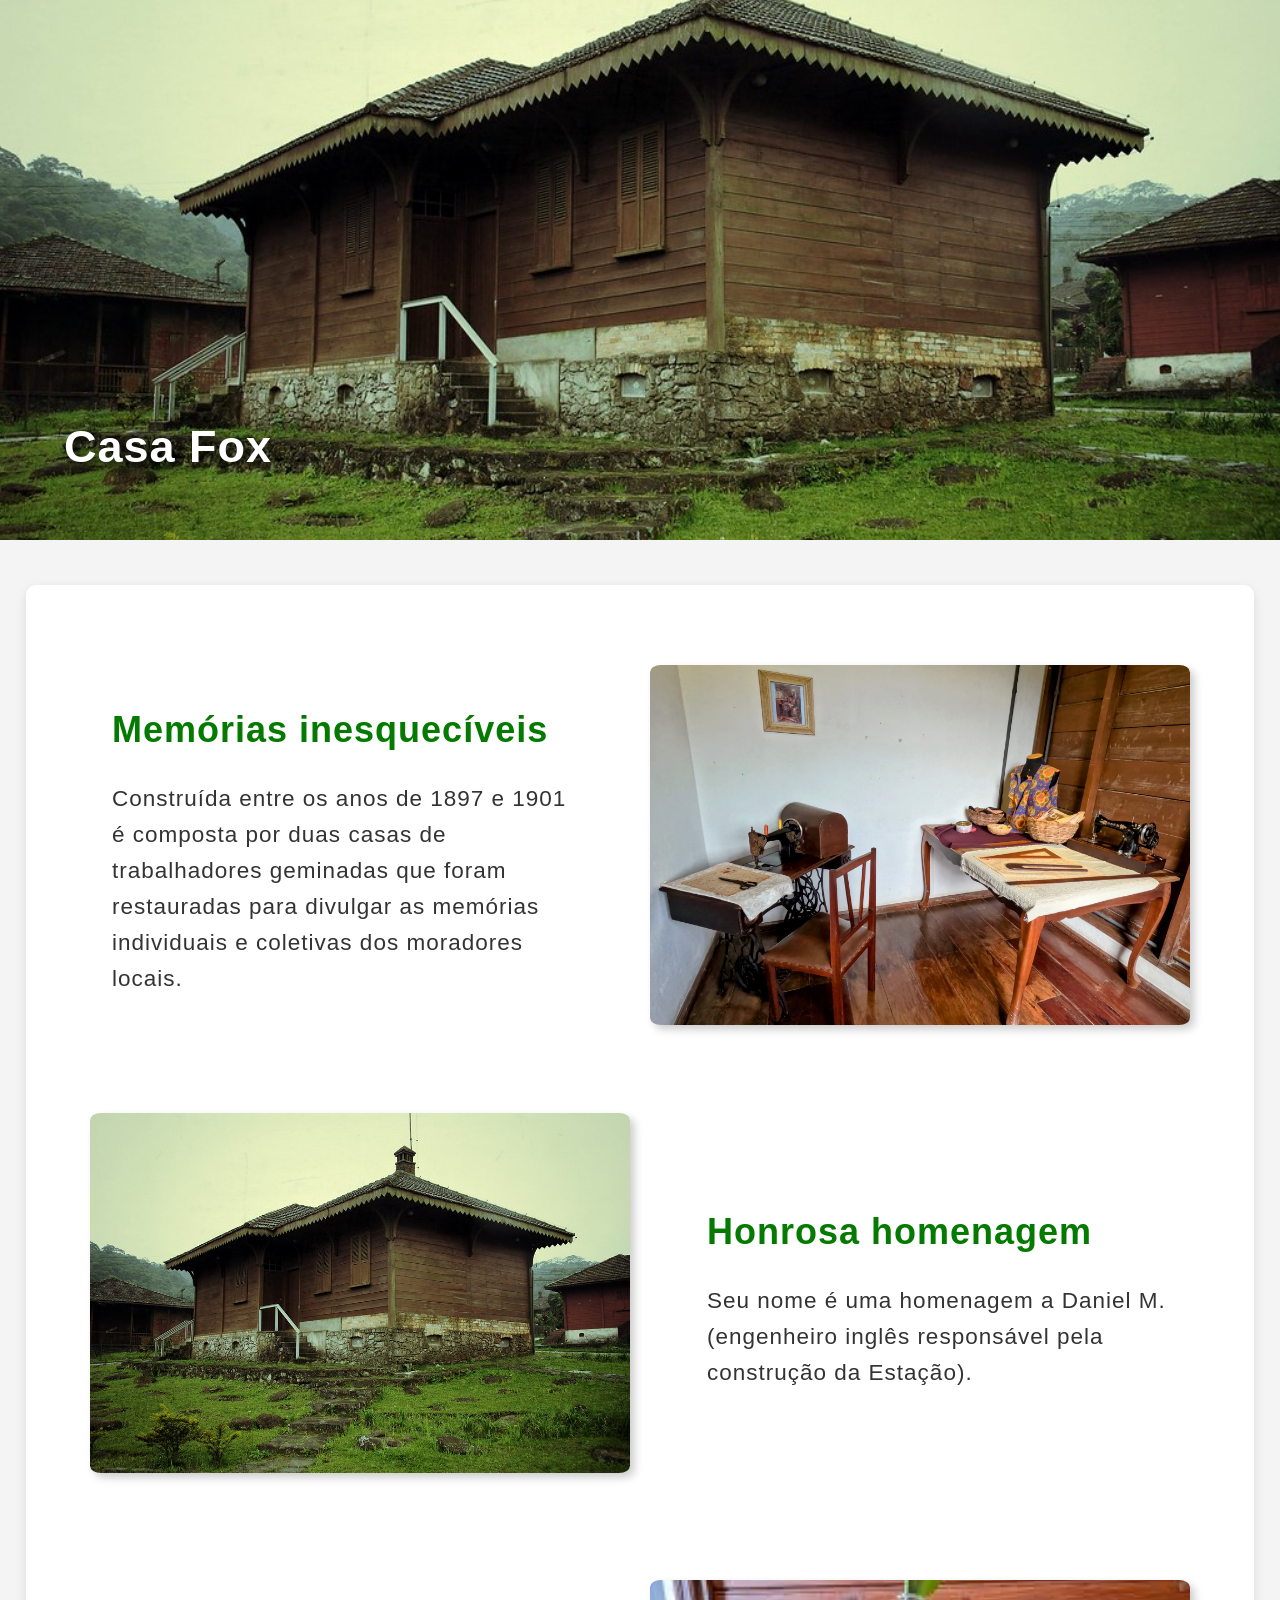
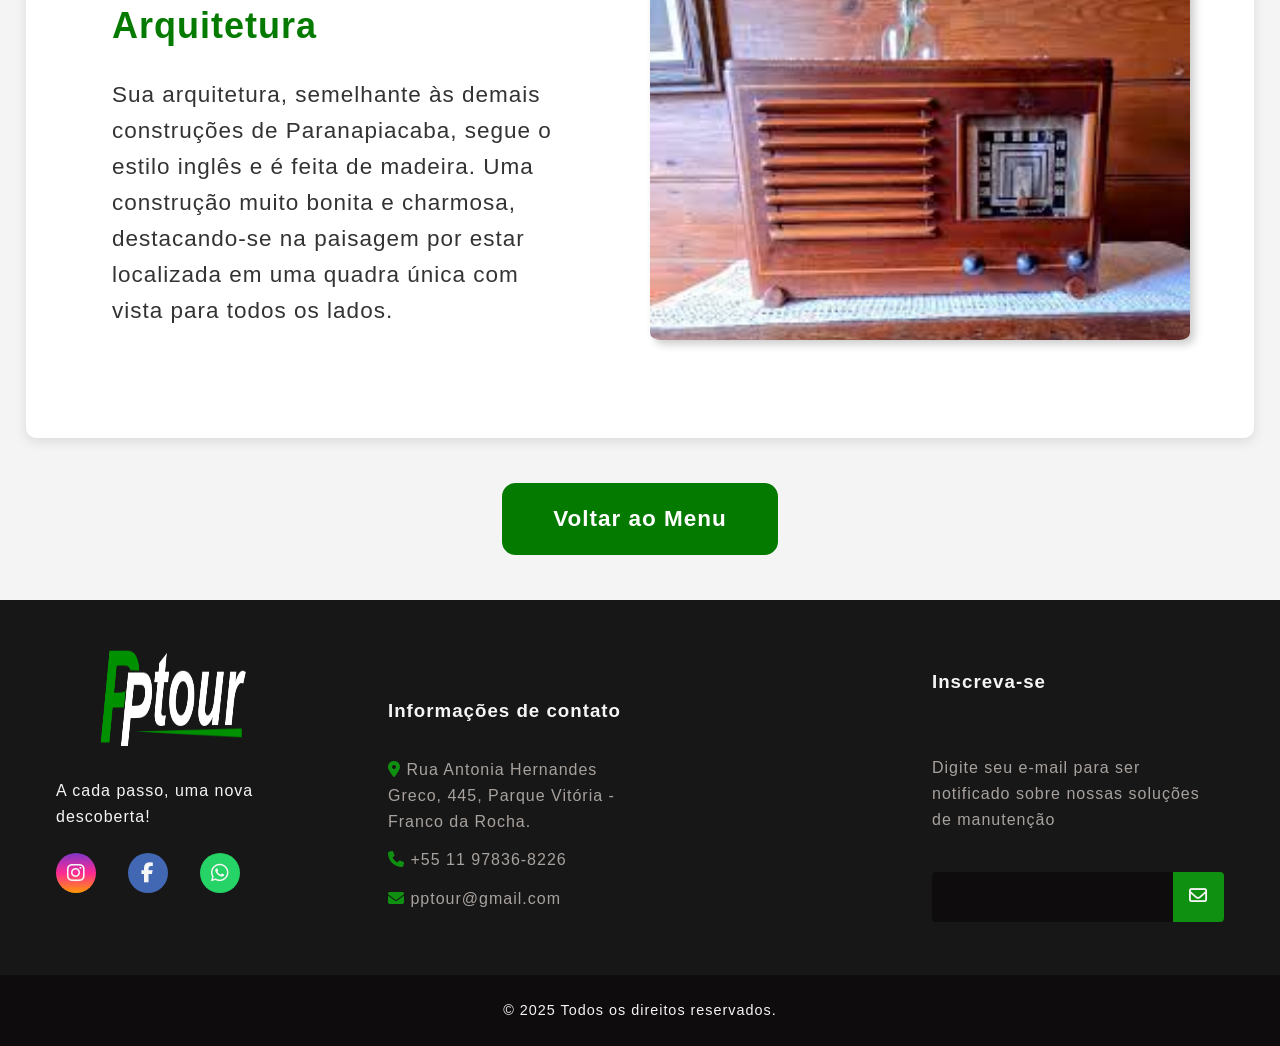
<file: paginas/casafox.html>
<!DOCTYPE html>
<html lang="pt-BR">
<head>
  <meta charset="UTF-8">
  <meta name="viewport" content="width=device-width, initial-scale=1.0">
  <title>Casa Fox</title>
  
  <link rel="stylesheet" href="https://cdnjs.cloudflare.com/ajax/libs/font-awesome/6.7.2/css/all.min.css"
    integrity="sha512-Evv84Mr4kqVGRNSgIGL/F/aIDqQb7xQ2vcrdIwxfjThSH8CSR7PBEakCr51Ck+w+/U6swU2Im1vVX0SVk9ABhg=="
    crossorigin="anonymous" referrerpolicy="no-referrer" />
    <link rel="stylesheet" href="../assets/style/footer.css">
  <link rel="stylesheet" href="../assets/style/casafox.css">
</head>
<body>
  <header id="topo">
    <img src="../assets/img/casa_fox1.jpg" alt="Casa Fox" id="casa">
    <h1 class="titulo">Casa Fox</h1>
  </header>

  <main>
    <section class="conteudo">
  
      <div class="bloco">
        <div class="texto">
          <h2>Memórias inesquecíveis</h2>
          <p>Construída entre os anos de 1897 e 1901 é composta por duas casas de trabalhadores geminadas que foram restauradas para divulgar as memórias individuais e coletivas dos moradores locais.
          </p>
        </div>
        <div class="imagens">
          <div class="placeholder" id="box1"></div>
        </div>
      </div>

      <div class="bloco invertido">
        <div class="texto">
          <h2>Honrosa homenagem</h2>
          <p>Seu nome é uma homenagem a Daniel M. (engenheiro inglês responsável pela construção da Estação).</p>
        </div>
        <div class="imagens">
          <div class="placeholder" id="box3"></div>
        </div>
      </div>

      <div class="bloco">
        <div class="texto">
          <h2>Arquitetura</h2>
          <p>Sua arquitetura, semelhante às demais construções de Paranapiacaba, segue o estilo inglês e é feita de madeira. Uma construção muito bonita e charmosa, destacando-se na paisagem por estar localizada em uma quadra única com vista para todos os lados.</p>
        </div>
        <div class="imagens">
          <div class="placeholder" id="box5"></div>
        </div>
      </div>
    </section>

    <div class="botao-container">
      <a href="lobby.html" class="botao-mapa">Voltar ao Menu</a>
    </div>
  </main>
  <footer id="rodape">
    <div id="rodapeContent">
      <div id="rodapeContatos">
        <img src="../assets/img/LOGO-(1).png" alt="">
        <p>A cada passo, uma nova descoberta!</p>
        <!-- <p>A cada estação, uma nova descoberta!</p> -->
        <div id="redeSocial">
          <a href="#" class="rodapeLink" id="intagram">
            <i class="fa-brands fa-instagram"></i>
          </a>
          <a href="#" class="rodapeLink" id="facebook">
            <i class="fa-brands fa-facebook-f"></i>
          </a>
          <a href="#" class="rodapeLink" id="whatsapp">
            <i class="fa-brands fa-whatsapp"></i>
          </a>
        </div>
      </div>
      <ul class="rodapeLista">
        <li>
          <h3>
            Informações de contato
          </h3>
        </li>
        <li>
          <i class="fa-solid fa-location-dot"></i>
          <a href="https://maps.app.goo.gl/JDXAEQAcFaK6cDJz5">
             Rua Antonia Hernandes Greco, 445, Parque Vitória - Franco da Rocha.
        </a>
        </li>
        <li>
          <i class="fa-solid fa-phone"></i>
          <a href="#" class="rodapeLink">+55 11 97836-8226</a>
        </li>
        <li>
          <i class="fa-solid fa-envelope"></i>
          <a href="#" class="rodapeLink">pptour@gmail.com</a>
        </li>
      </ul>

      <ul class="rodapeLista">
        <li>

        </li>
      </ul>
      <div id="rodapeSubscribe">
        <h3>
          Inscreva-se
        </h3>
        <p>
          Digite seu e-mail para ser notificado sobre nossas soluções de manutenção
        </p>
        <div id="inputGroup">
          <input type="email" id="email">
          <button>
            <i class="fa-regular fa-envelope"></i>
          </button>

        </div>
      </div>
    </div>
    <div id="rodapeCopyright">
      &#169
      2025 Todos os direitos reservados.
    </div>
  </footer>
</body>
</html>
</file>
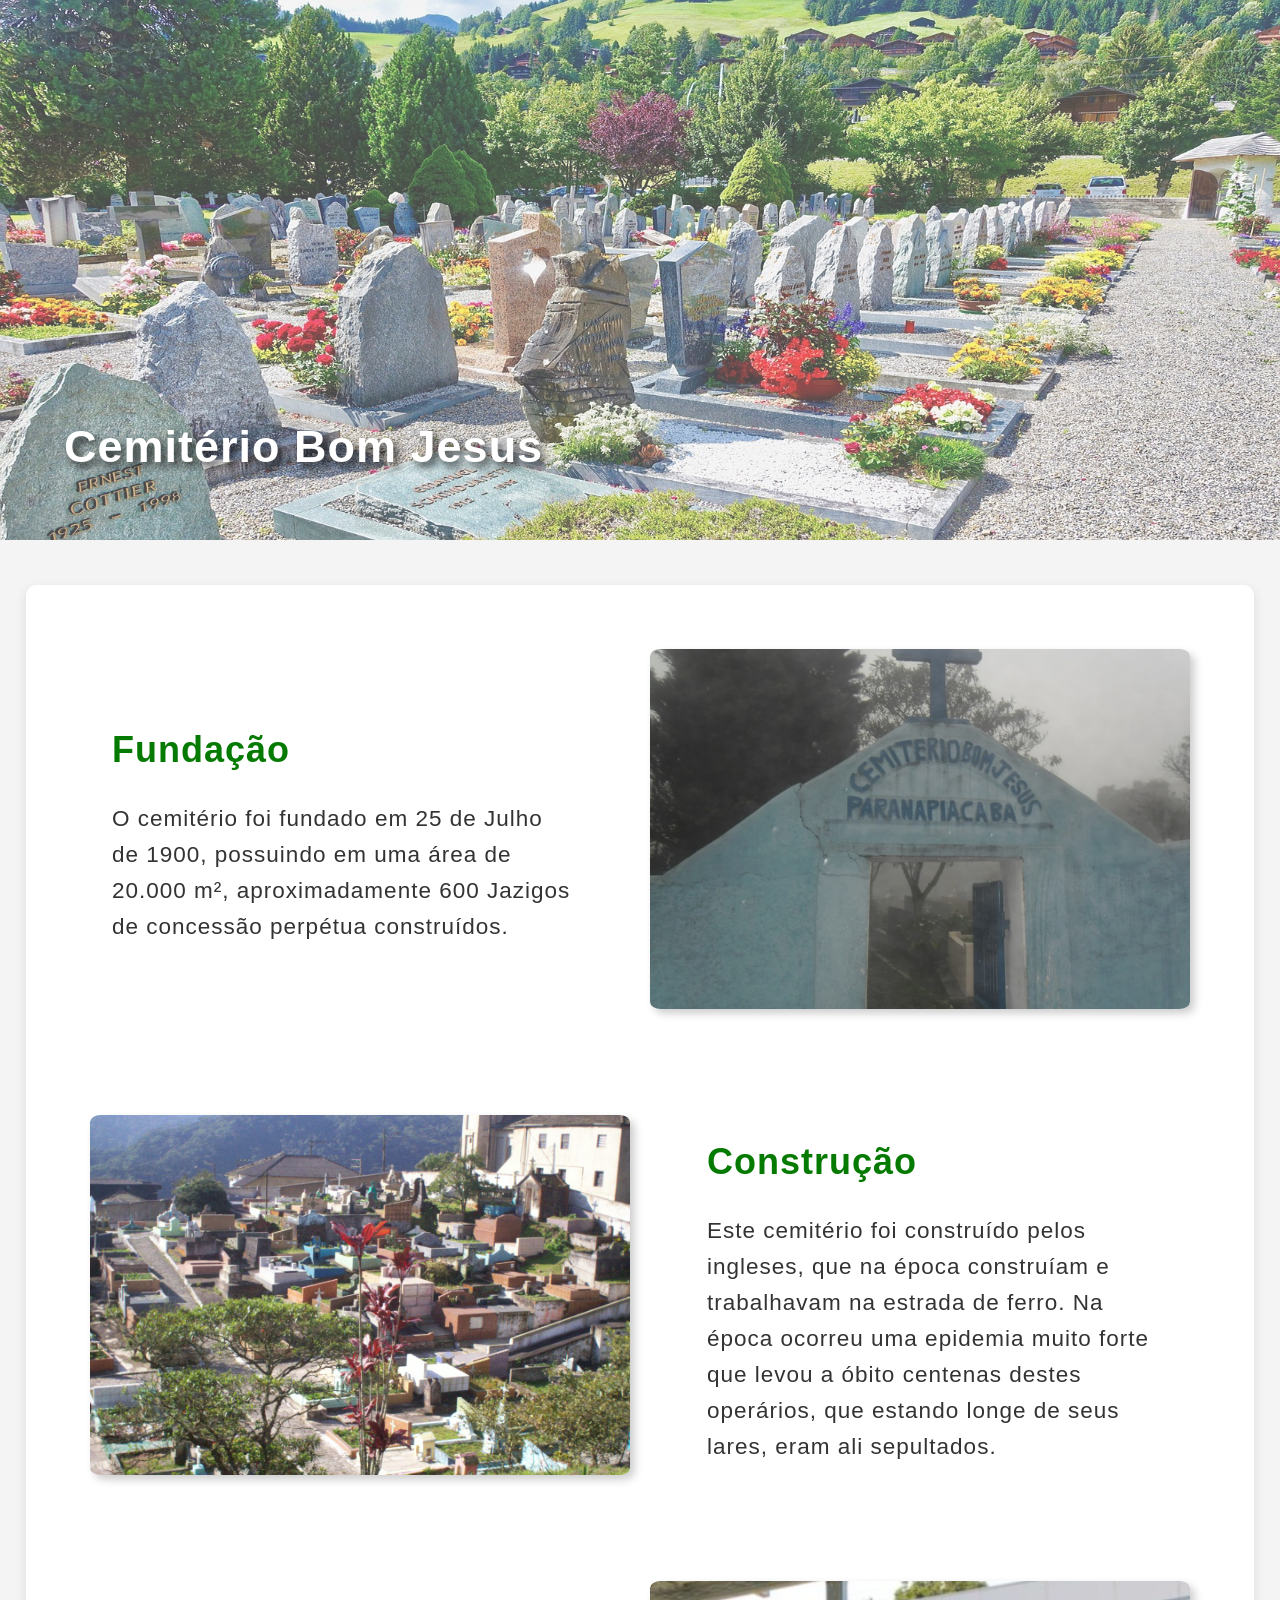
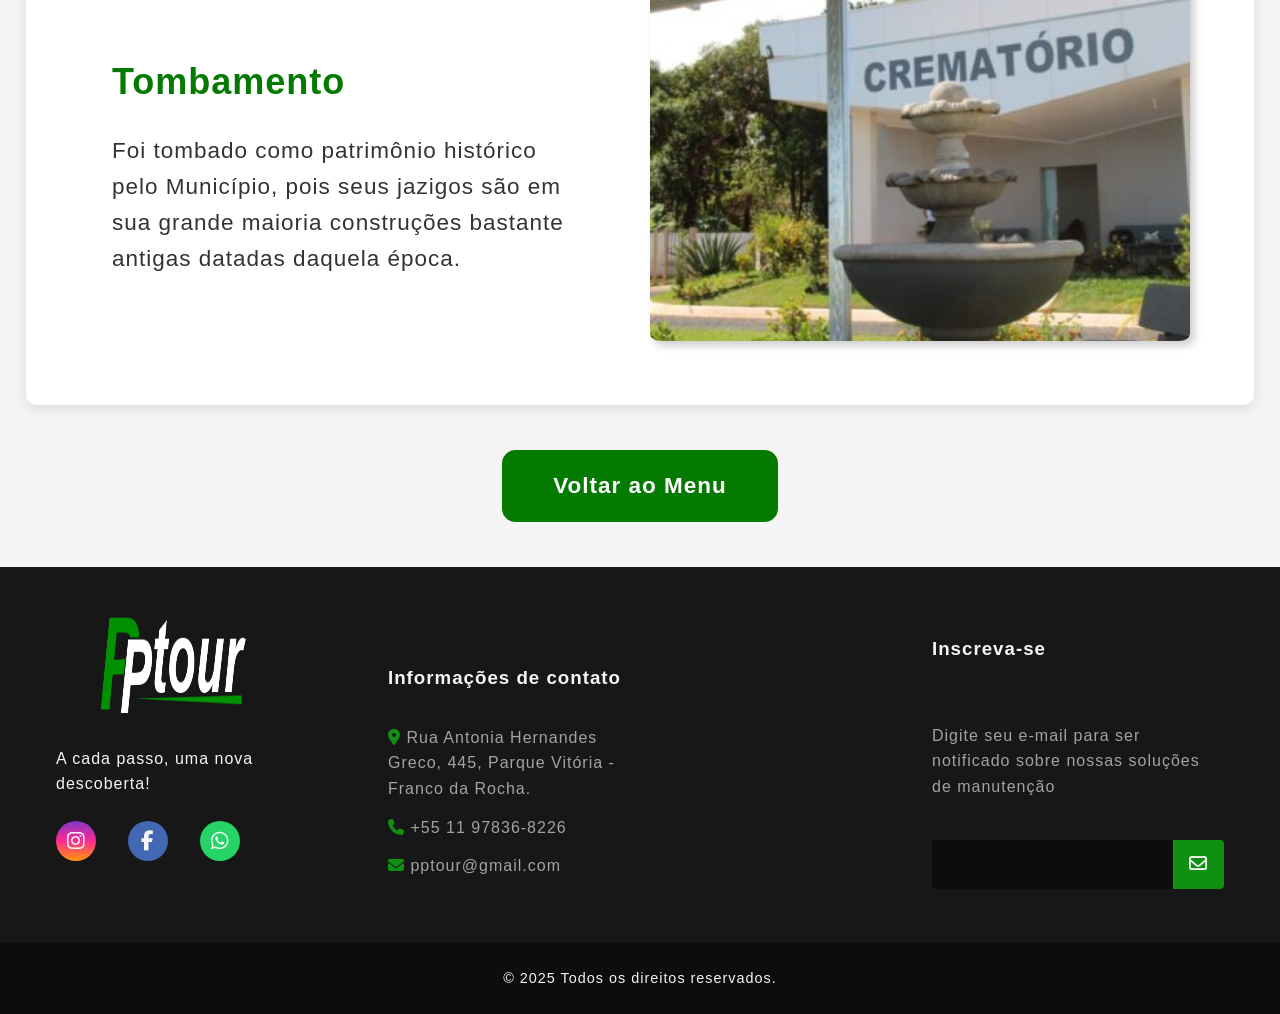
<file: paginas/cemitério.html>
<!DOCTYPE html>
<html lang="pt-BR">
<head>
  <meta charset="UTF-8">
  <meta name="viewport" content="width=device-width, initial-scale=1.0">
  <title>Cemitério Bom Jesus</title>
  
  <link rel="stylesheet" href="https://cdnjs.cloudflare.com/ajax/libs/font-awesome/6.7.2/css/all.min.css"
    integrity="sha512-Evv84Mr4kqVGRNSgIGL/F/aIDqQb7xQ2vcrdIwxfjThSH8CSR7PBEakCr51Ck+w+/U6swU2Im1vVX0SVk9ABhg=="
    crossorigin="anonymous" referrerpolicy="no-referrer" />
    <link rel="stylesheet" href="../assets/style/footer.css">
  <link rel="stylesheet" href="../assets/style/cemitério.css">
</head>
<body>
  <header id="topo">
    <img src="../assets/img/cemiterio.jpg" alt="cemitério Bom Jesus" />
    <h1 class="titulo">Cemitério Bom Jesus</h1>
  </header>

  <main>
    <section class="conteudo">
  
      <div class="bloco">
        <div class="texto">
          <h2>Fundação</h2>
          <p>O cemitério foi fundado em 25 de Julho de 1900, possuindo em uma área de 20.000 m², aproximadamente 600 Jazigos de concessão perpétua construídos.
          </p>
        </div>
        <div class="imagens">
          <div class="placeholder" id="box1"></div>
        </div>
      </div>

      <div class="bloco invertido">
        <div class="texto">
          <h2>Construção</h2>
          <p>Este cemitério foi construído pelos ingleses, que na época construíam e trabalhavam na estrada de ferro. Na época ocorreu uma epidemia muito forte que levou a óbito centenas destes operários, que estando longe de seus lares, eram ali sepultados.
        </p>
        </div>
        <div class="imagens">
          <div class="placeholder" id="box3"></div>
        </div>
      </div>

      <div class="bloco">
        <div class="texto">
          <h2>Tombamento</h2>
          <p>Foi tombado como patrimônio histórico pelo Município, pois seus jazigos são em sua grande maioria construções bastante antigas datadas daquela época.</p>
        </div>
        <div class="imagens">
          <div class="placeholder" id="box5"></div>
        </div>
      </div>
    </section>

    <div class="botao-container">
      <a href="lobby.html" class="botao-mapa">Voltar ao Menu</a>
    </div>
  </main>
  <footer id="rodape">
    <div id="rodapeContent">
      <div id="rodapeContatos">
        <img src="../assets/img/LOGO-(1).png" alt="">
        <p>A cada passo, uma nova descoberta!</p>
        <!-- <p>A cada estação, uma nova descoberta!</p> -->
        <div id="redeSocial">
          <a href="#" class="rodapeLink" id="intagram">
            <i class="fa-brands fa-instagram"></i>
          </a>
          <a href="#" class="rodapeLink" id="facebook">
            <i class="fa-brands fa-facebook-f"></i>
          </a>
          <a href="#" class="rodapeLink" id="whatsapp">
            <i class="fa-brands fa-whatsapp"></i>
          </a>
        </div>
      </div>
      <ul class="rodapeLista">
        <li>
          <h3>
            Informações de contato
          </h3>
        </li>
        <li>
          <i class="fa-solid fa-location-dot"></i>
          <a href="https://maps.app.goo.gl/JDXAEQAcFaK6cDJz5">
             Rua Antonia Hernandes Greco, 445, Parque Vitória - Franco da Rocha.
        </a>
        </li>
        <li>
          <i class="fa-solid fa-phone"></i>
          <a href="#" class="rodapeLink">+55 11 97836-8226</a>
        </li>
        <li>
          <i class="fa-solid fa-envelope"></i>
          <a href="#" class="rodapeLink">pptour@gmail.com</a>
        </li>
      </ul>

      <ul class="rodapeLista">
        <li>

        </li>
      </ul>
      <div id="rodapeSubscribe">
        <h3>
          Inscreva-se
        </h3>
        <p>
          Digite seu e-mail para ser notificado sobre nossas soluções de manutenção
        </p>
        <div id="inputGroup">
          <input type="email" id="email">
          <button>
            <i class="fa-regular fa-envelope"></i>
          </button>

        </div>
      </div>
    </div>
    <div id="rodapeCopyright">
      &#169
      2025 Todos os direitos reservados.
    </div>
  </footer>
</body>
</html>
</file>
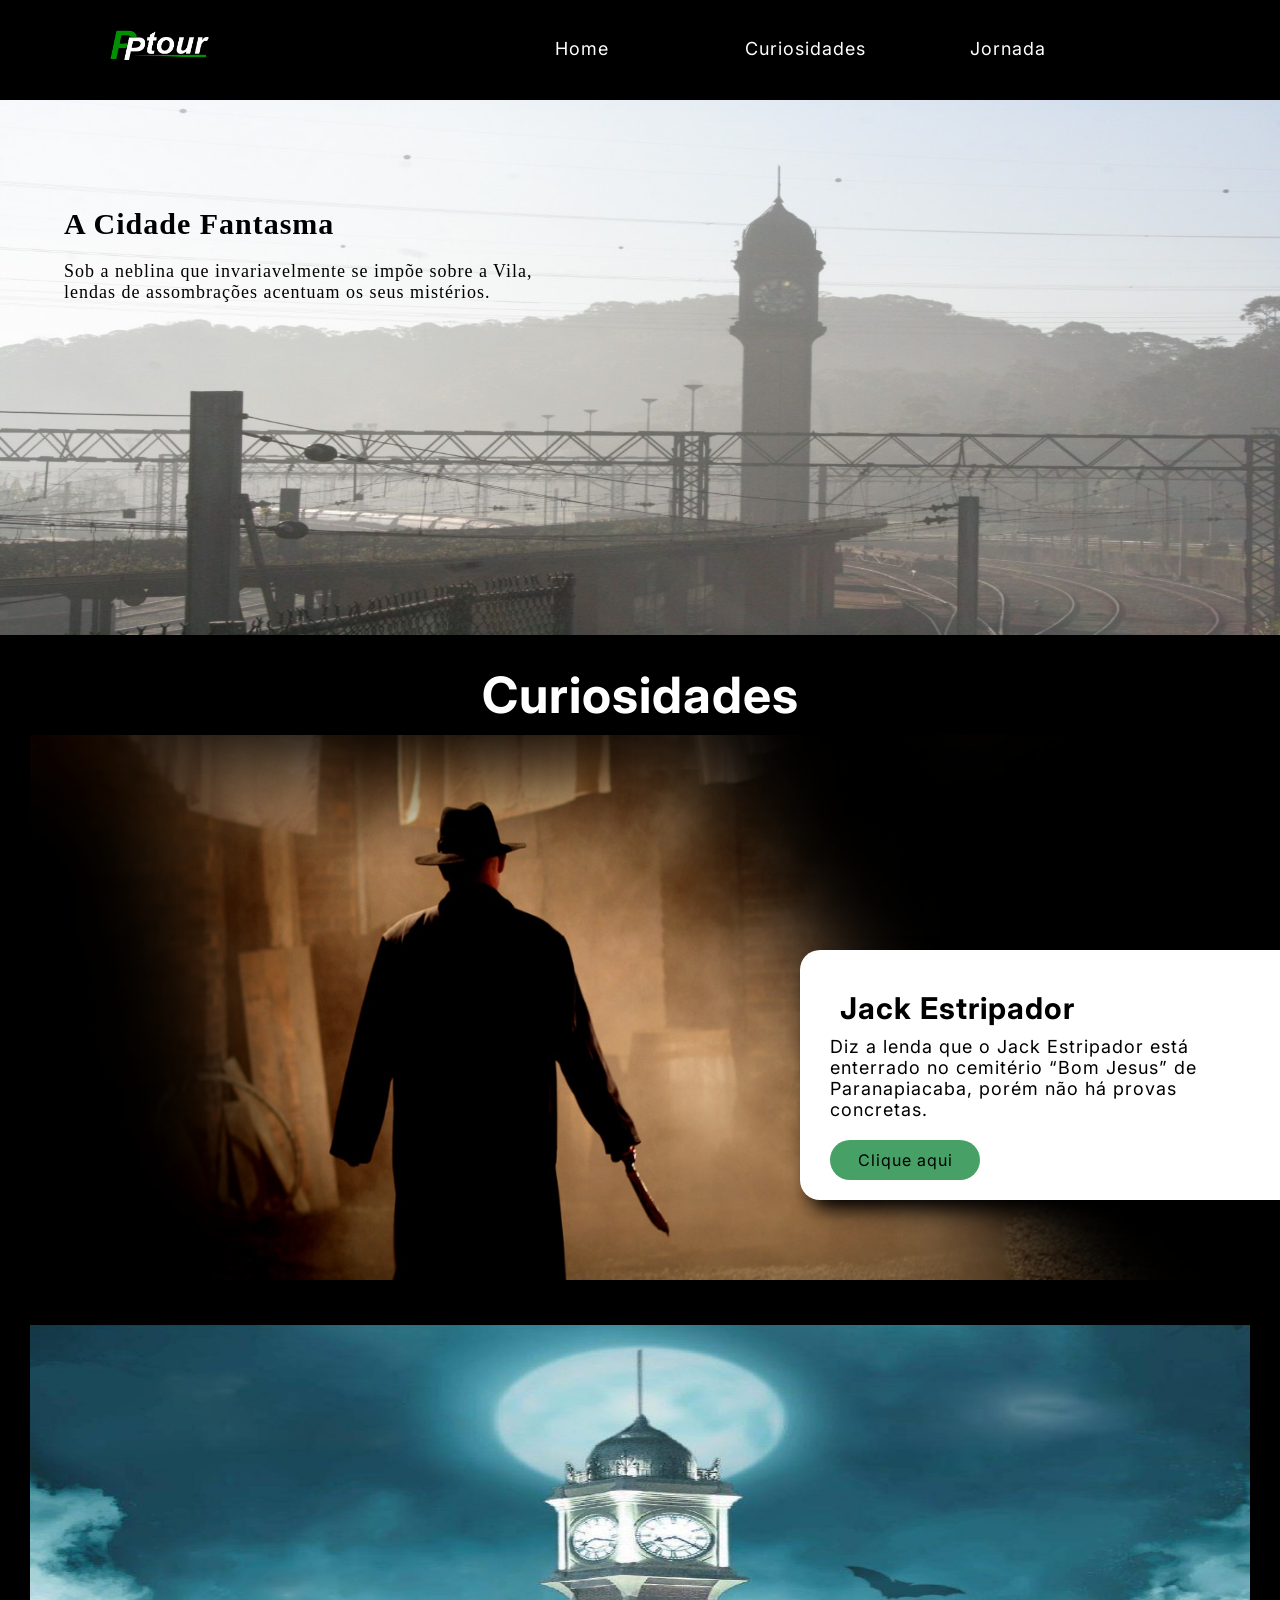
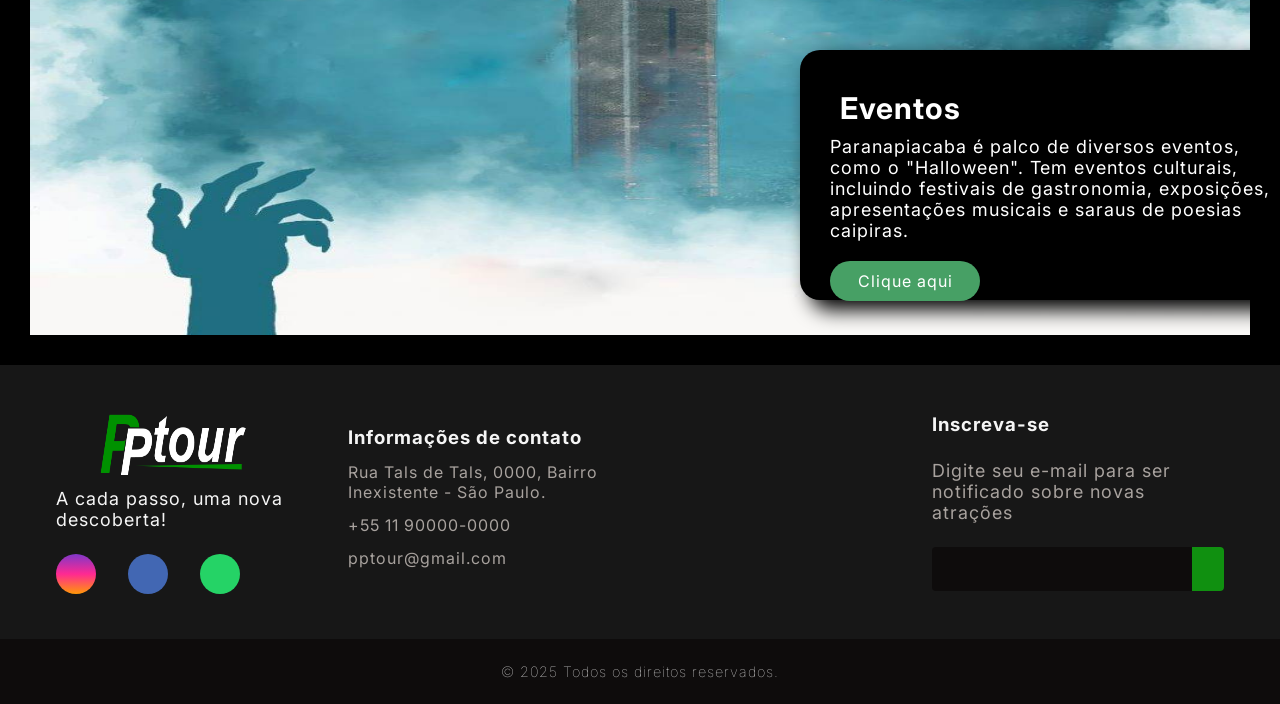
<file: paginas/curiosidades.html>
<!DOCTYPE html>
<html lang="en">
<head>
    <meta charset="UTF-8">
    <meta name="viewport" content="width=device-width, initial-scale=1.0">
    <title>Curiosidades</title>
    <link rel="stylesheet" href="../assets/style/curiosidades.css">
    <link rel="stylesheet" href="../assets/style/footer.css">
    <link rel="stylesheet" href="../assets/style/navbar.css">
</head>
<body>
    <section id="navBar">
        <a href="index.html">
          <img id="logoimg" src="../assets/img/LOGO-(1).png" alt="logoTeste">
        </a>
        <div class="menuButton">
            <a href="../index.html"><button class="btn">Home</button></a>
            <a href="curiosidades.html"><button class="btn">Curiosidades</button></a>
            <a href="pagina2.html"><button class="btn">Jornada</button></a>
        </div>
      </section>

    <header id="principal"></header>
    <div id="fundo">
        <img src="../assets/img/neblina.jpeg">
        <h3>A Cidade Fantasma</h3>
        <p>Sob a neblina que invariavelmente se impõe sobre a Vila, <br> lendas de assombrações acentuam os seus mistérios.</p>
    </div>
    <div id="imagem1">
        <h3>Curiosidades</h3>
        <img src="../assets/img/JACK.png">
        <div id="box">
            <h2>Jack Estripador</h2>
            <p>Diz a lenda que o Jack Estripador está enterrado no cemitério “Bom Jesus” de Paranapiacaba, porém não há provas concretas.</p>
            <a href="https://clubebrasileirodetrensfantasmas.blogspot.com/2014/11/lendas-de-paranapiacaba-santo-andre-sp.html">Clique aqui</a>
        </div>
    </div>
    <div id="imagem2">
        <img src="../assets/img/HALLOWEEN3.jpg">
        <div id="box2">
            <h2>Eventos</h2>
            <p>Paranapiacaba é palco de diversos eventos, como o "Halloween". Tem eventos culturais, incluindo festivais de gastronomia, exposições, apresentações musicais e saraus de poesias caipiras.</p>
            <a href="https://www3.santoandre.sp.gov.br/turismosantoandre/calendario-de-eventos-em-paranapiacaba-2/">Clique aqui</a>
        </div>
    </div>
  <footer id="rodape">
    <div id="rodapeContent">
      <div id="rodapeContatos">
        <img src="../assets/img/LOGO-(1).png" alt="">
        <p>A cada passo, uma nova descoberta!</p>
        <!-- <p>A cada estação, uma nova descoberta!</p> -->
        <div id="redeSocial">
          <a href="#" class="rodapeLink" id="intagram">
            <i class="fa-brands fa-instagram"></i>
          </a>
          <a href="#" class="rodapeLink" id="facebook">
            <i class="fa-brands fa-facebook-f"></i>
          </a>
          <a href="#" class="rodapeLink" id="whatsapp">
            <i class="fa-brands fa-whatsapp"></i>
          </a>
        </div>
      </div>
      <ul class="rodapeLista">
        <li>
          <h3>
            Informações de contato
          </h3>
        </li>
        <li>
          <i class="fa-solid fa-location-dot"></i>
          <a href="https://maps.app.goo.gl/JDXAEQAcFaK6cDJz5">
             Rua Tals de Tals, 0000, Bairro Inexistente - São Paulo.
        </a>
        </li>
        <li>
          <i class="fa-solid fa-phone"></i>
          <a href="#" class="rodapeLink">+55 11 90000-0000</a>
        </li>
        <li>
          <i class="fa-solid fa-envelope"></i>
          <a href="#" class="rodapeLink">pptour@gmail.com</a>
        </li>
      </ul>

      <ul class="rodapeLista">
        <li>

        </li>
      </ul>
      <div id="rodapeSubscribe">
        <h3>
          Inscreva-se
        </h3>
        <p>
          Digite seu e-mail para ser notificado sobre novas atrações
        </p>
        <div id="inputGroup">
          <input type="email" id="email">
          <button>
            <i class="fa-regular fa-envelope"></i>
          </button>

        </div>
      </div>
    </div>
    <div id="rodapeCopyright">
      &#169
      2025 Todos os direitos reservados.
    </div>
  </footer>
</body>
</html>
</file>
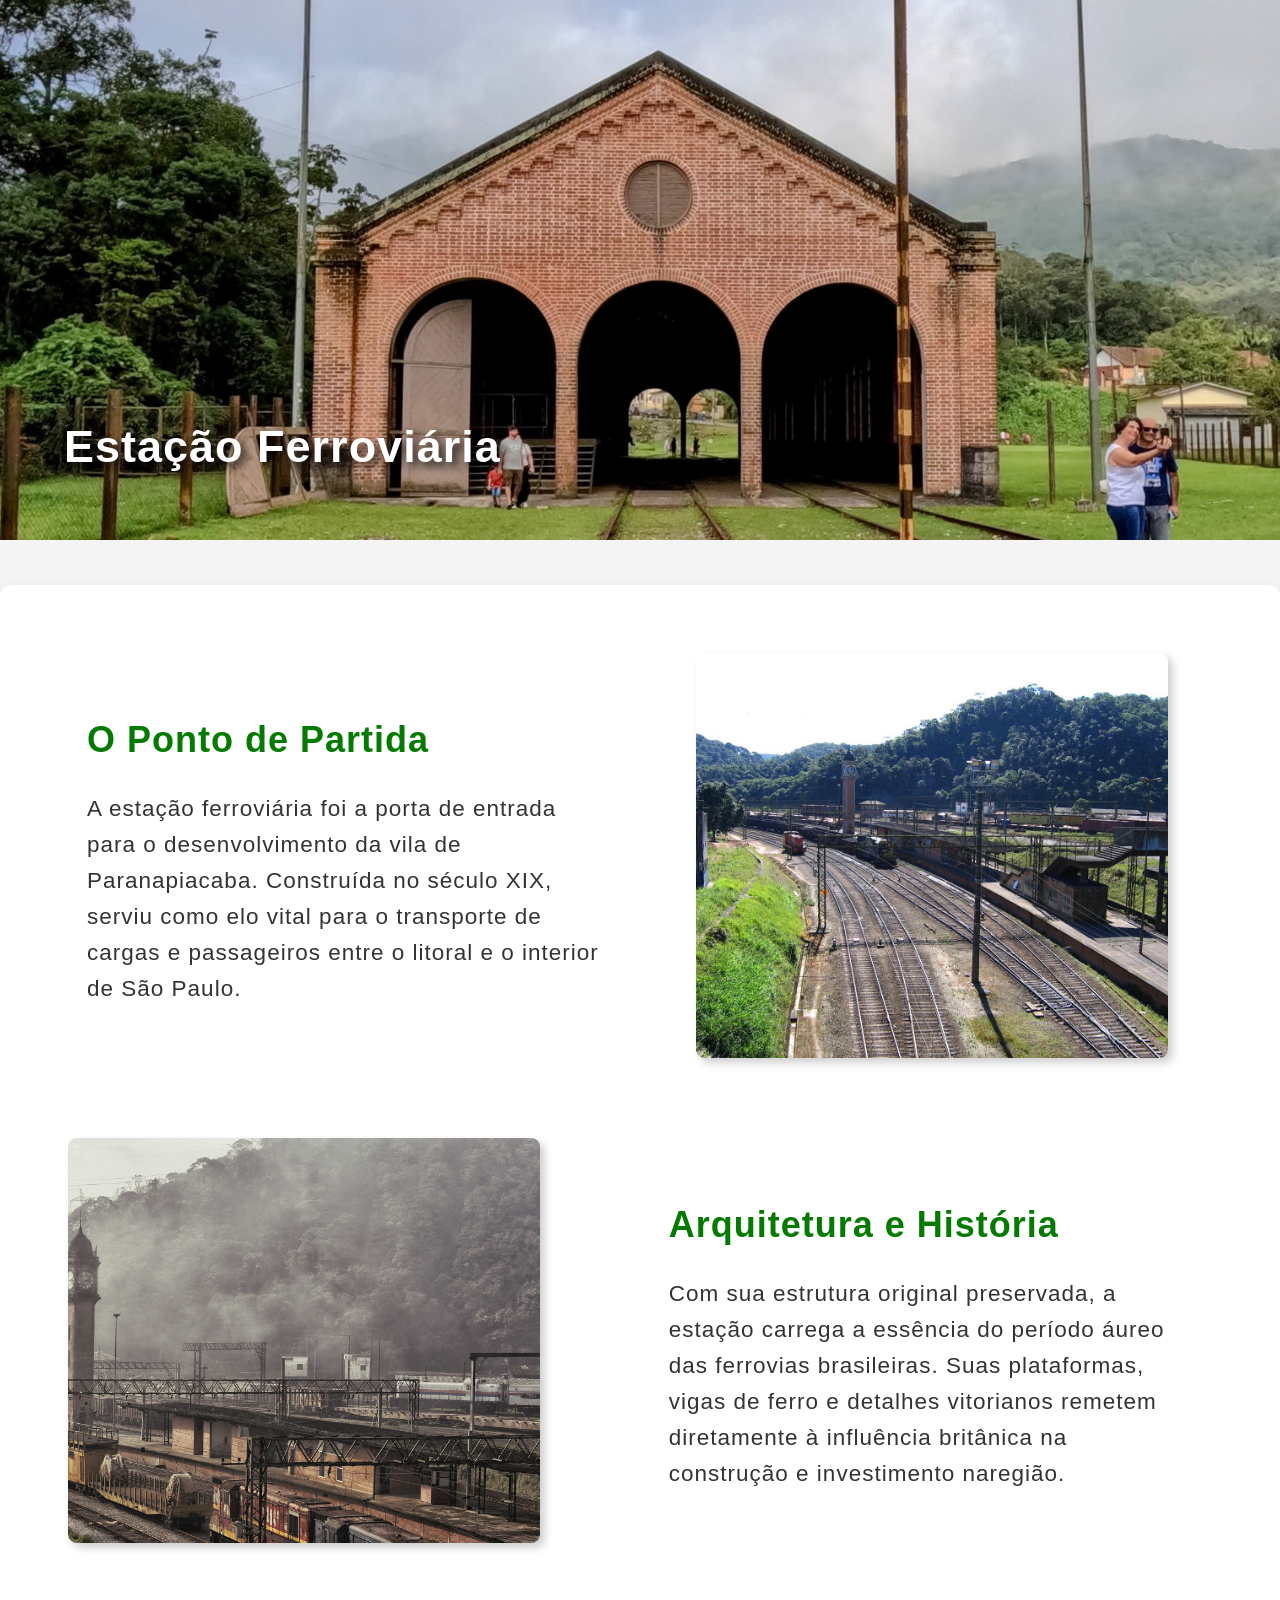
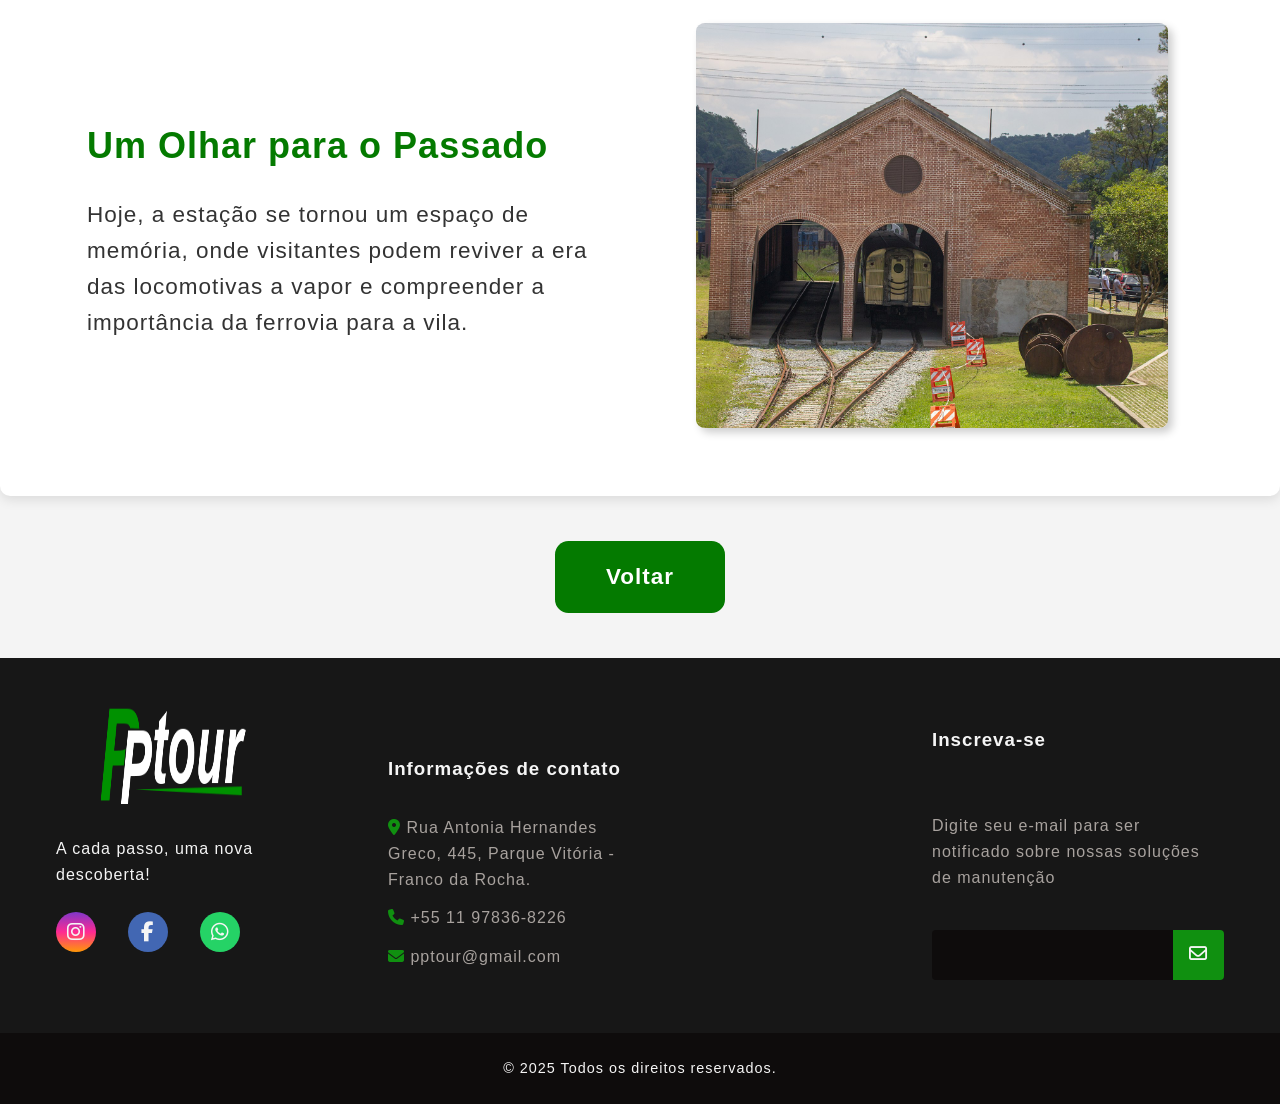
<file: paginas/estacao.html>
<!DOCTYPE html>
<html lang="pt-BR">
<head>
  <meta charset="UTF-8">
  <meta name="viewport" content="width=device-width, initial-scale=1.0">
  <title>Estação</title>
  <link rel="stylesheet" href="https://cdnjs.cloudflare.com/ajax/libs/font-awesome/6.7.2/css/all.min.css"
    integrity="sha512-Evv84Mr4kqVGRNSgIGL/F/aIDqQb7xQ2vcrdIwxfjThSH8CSR7PBEakCr51Ck+w+/U6swU2Im1vVX0SVk9ABhg=="
    crossorigin="anonymous" referrerpolicy="no-referrer" />
    <link rel="stylesheet" href="../assets/style/footer.css">
  <link rel="stylesheet" href="../assets/style/estacao.css">
</head>
<body>
  <header id="topo">
    <img src="../assets/img/estação.jpg" id="estacao">
    <h1 class="titulo">Estação Ferroviária</h1>
  </header>

  <main>
    <section class="conteudo">
  
      <div class="bloco">
        <div class="texto">
          <h2>O Ponto de Partida</h2>
          <p>A estação ferroviária foi a porta de entrada para o desenvolvimento da vila de Paranapiacaba.
             Construída no século XIX, serviu como elo vital para o transporte de cargas e passageiros entre o litoral e o interior de São Paulo.</p>
        </div>
        <div class="imagens">
          <div class="placeholder" id="box1"></div>
        </div>
      </div>

      <div class="bloco invertido">
        <div class="texto">
          <h2>Arquitetura e História</h2>
          <p>Com sua estrutura original preservada, a estação carrega a essência do período áureo das ferrovias brasileiras. 
            Suas plataformas, vigas de ferro e detalhes vitorianos remetem diretamente à influência britânica na construção e investimento naregião.</p>
        </div>
        <div class="imagens">
          <div class="placeholder" id="box3"></div>
        </div>
      </div>

      <div class="bloco">
        <div class="texto">
          <h2>Um Olhar para o Passado</h2>
          <p>Hoje, a estação se tornou um espaço de memória, onde visitantes podem reviver a era das locomotivas a vapor e compreender  a importância da ferrovia para a vila.

          </p>
        </div>
        <div class="imagens">
          <div class="placeholder" id="box5"></div>
        </div>
      </div>
    </section>

    <div class="botao-container">
      <a href="lobby.html" class="botao-mapa">Voltar</a>
    </div>
  </main>
  <footer id="rodape">
    <div id="rodapeContent">
      <div id="rodapeContatos">
        <img src="../assets/img/LOGO-(1).png" alt="">
        <p>A cada passo, uma nova descoberta!</p>
        <!-- <p>A cada estação, uma nova descoberta!</p> -->
        <div id="redeSocial">
          <a href="#" class="rodapeLink" id="intagram">
            <i class="fa-brands fa-instagram"></i>
          </a>
          <a href="#" class="rodapeLink" id="facebook">
            <i class="fa-brands fa-facebook-f"></i>
          </a>
          <a href="#" class="rodapeLink" id="whatsapp">
            <i class="fa-brands fa-whatsapp"></i>
          </a>
        </div>
      </div>
      <ul class="rodapeLista">
        <li>
          <h3>
            Informações de contato
          </h3>
        </li>
        <li>
          <i class="fa-solid fa-location-dot"></i>
          <a href="https://maps.app.goo.gl/JDXAEQAcFaK6cDJz5">
             Rua Antonia Hernandes Greco, 445, Parque Vitória - Franco da Rocha.
        </a>
        </li>
        <li>
          <i class="fa-solid fa-phone"></i>
          <a href="#" class="rodapeLink">+55 11 97836-8226</a>
        </li>
        <li>
          <i class="fa-solid fa-envelope"></i>
          <a href="#" class="rodapeLink">pptour@gmail.com</a>
        </li>
      </ul>

      <ul class="rodapeLista">
        <li>

        </li>
      </ul>
      <div id="rodapeSubscribe">
        <h3>
          Inscreva-se
        </h3>
        <p>
          Digite seu e-mail para ser notificado sobre nossas soluções de manutenção
        </p>
        <div id="inputGroup">
          <input type="email" id="email">
          <button>
            <i class="fa-regular fa-envelope"></i>
          </button>

        </div>
      </div>
    </div>
    <div id="rodapeCopyright">
      &#169
      2025 Todos os direitos reservados.
    </div>
  </footer>
</body>
</html>
</file>
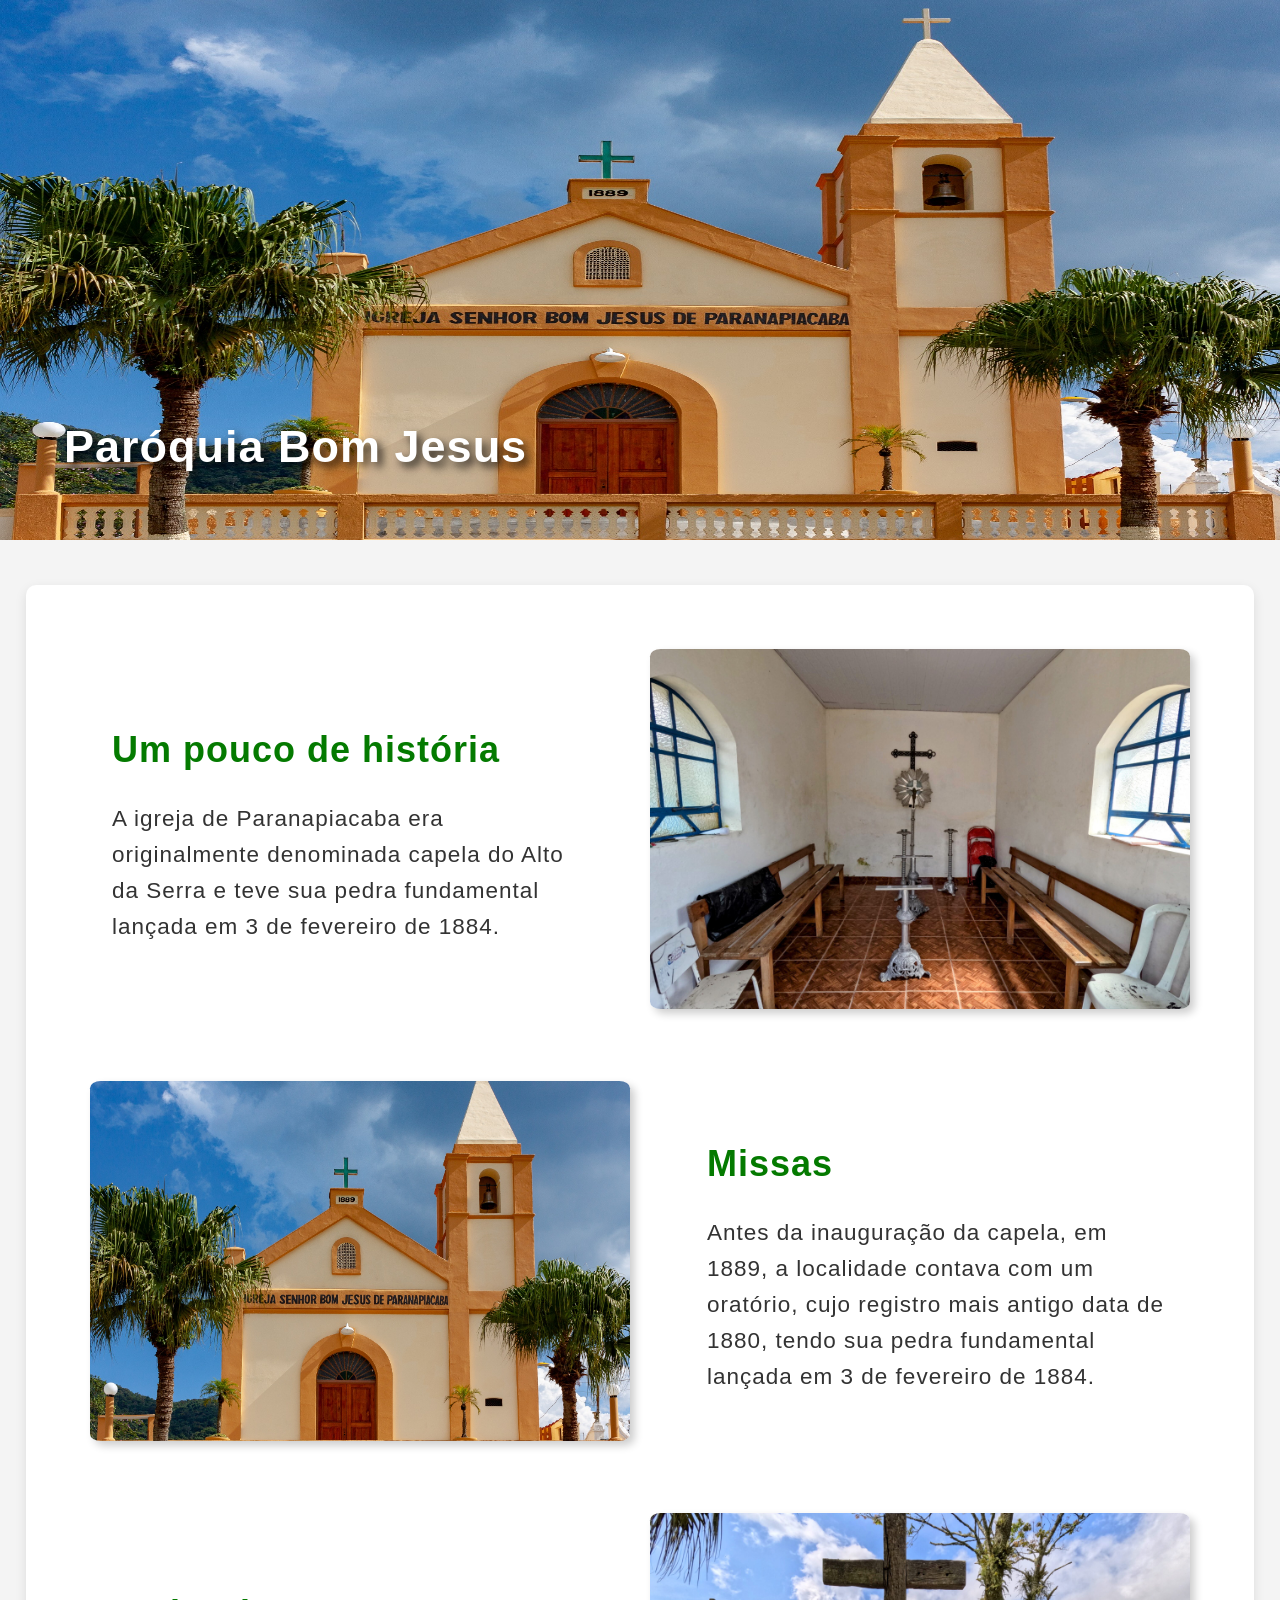
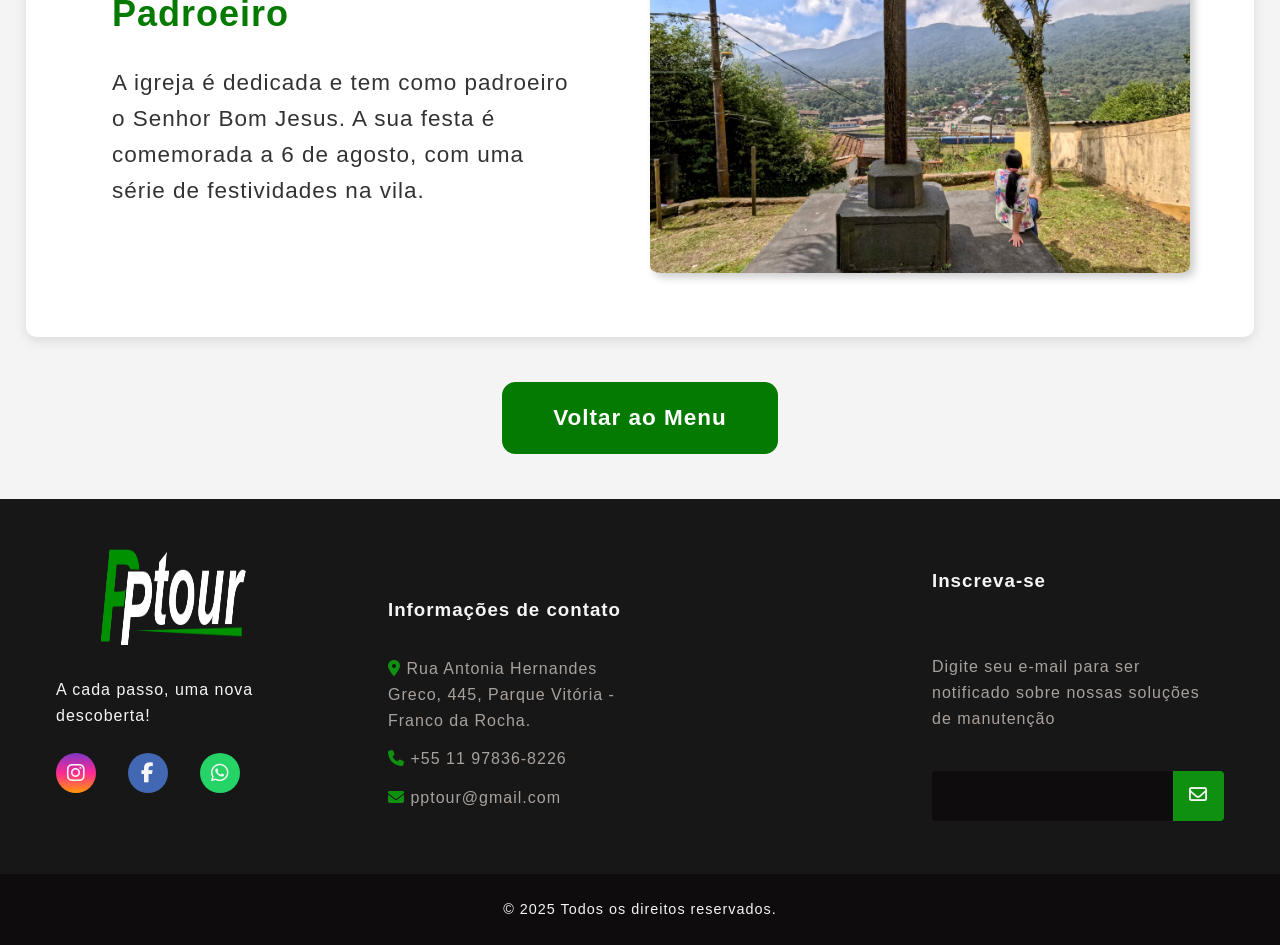
<file: paginas/igreja.html>
<!DOCTYPE html>
<html lang="pt-BR">
<head>
  <meta charset="UTF-8">
  <meta name="viewport" content="width=device-width, initial-scale=1.0">
  <title>Paróquia Bom Jesus</title>
  
  <link rel="stylesheet" href="https://cdnjs.cloudflare.com/ajax/libs/font-awesome/6.7.2/css/all.min.css"
    integrity="sha512-Evv84Mr4kqVGRNSgIGL/F/aIDqQb7xQ2vcrdIwxfjThSH8CSR7PBEakCr51Ck+w+/U6swU2Im1vVX0SVk9ABhg=="
    crossorigin="anonymous" referrerpolicy="no-referrer" />
    <link rel="stylesheet" href="../assets/style/footer.css">
  <link rel="stylesheet" href="../assets/style/igreja.css">
</head>
<body>
  <header id="topo">
    <img src="../assets/img/igreja1.jpg" alt="Paróquia bom jesus" id="igreja">
    <h1 class="titulo">Paróquia Bom Jesus</h1>
  </header>

  <main>
    <section class="conteudo">
  
      <div class="bloco">
        <div class="texto">
          <h2>Um pouco de história
          </h2>
          <p>A igreja de Paranapiacaba era originalmente denominada capela do Alto da Serra e teve sua pedra fundamental lançada em 3 de fevereiro de 1884.
          </p>
        </div>
        <div class="imagens">
          <div class="placeholder" id="box1"></div>
        </div>
      </div>

      <div class="bloco invertido">
        <div class="texto">
          <h2>Missas</h2>
          <p>Antes da inauguração da capela, em 1889, a localidade contava com um oratório, cujo registro mais antigo data de 1880, tendo sua pedra fundamental lançada em 3 de fevereiro de 1884.
          </p>
        </div>
        <div class="imagens">
          <div class="placeholder" id="box3"></div>
        </div>
      </div>

      <div class="bloco">
        <div class="texto">
          <h2>Padroeiro</h2>
          <p>A igreja é dedicada e tem como padroeiro o Senhor Bom Jesus. A sua festa é comemorada a 6 de agosto, com uma série de festividades na vila.</p>
        </div>
        <div class="imagens">
          <div class="placeholder" id="box5"></div>
        </div>
      </div>
    </section>

    <div class="botao-container">
      <a href="lobby.html" class="botao-mapa">Voltar ao Menu</a>
    </div>
  </main>
  <footer id="rodape">
    <div id="rodapeContent">
      <div id="rodapeContatos">
        <img src="../assets/img/LOGO-(1).png" alt="">
        <p>A cada passo, uma nova descoberta!</p>
        <!-- <p>A cada estação, uma nova descoberta!</p> -->
        <div id="redeSocial">
          <a href="#" class="rodapeLink" id="intagram">
            <i class="fa-brands fa-instagram"></i>
          </a>
          <a href="#" class="rodapeLink" id="facebook">
            <i class="fa-brands fa-facebook-f"></i>
          </a>
          <a href="#" class="rodapeLink" id="whatsapp">
            <i class="fa-brands fa-whatsapp"></i>
          </a>
        </div>
      </div>
      <ul class="rodapeLista">
        <li>
          <h3>
            Informações de contato
          </h3>
        </li>
        <li>
          <i class="fa-solid fa-location-dot"></i>
          <a href="https://maps.app.goo.gl/JDXAEQAcFaK6cDJz5">
             Rua Antonia Hernandes Greco, 445, Parque Vitória - Franco da Rocha.
        </a>
        </li>
        <li>
          <i class="fa-solid fa-phone"></i>
          <a href="#" class="rodapeLink">+55 11 97836-8226</a>
        </li>
        <li>
          <i class="fa-solid fa-envelope"></i>
          <a href="#" class="rodapeLink">pptour@gmail.com</a>
        </li>
      </ul>

      <ul class="rodapeLista">
        <li>

        </li>
      </ul>
      <div id="rodapeSubscribe">
        <h3>
          Inscreva-se
        </h3>
        <p>
          Digite seu e-mail para ser notificado sobre nossas soluções de manutenção
        </p>
        <div id="inputGroup">
          <input type="email" id="email">
          <button>
            <i class="fa-regular fa-envelope"></i>
          </button>

        </div>
      </div>
    </div>
    <div id="rodapeCopyright">
      &#169
      2025 Todos os direitos reservados.
    </div>
  </footer>
</body>
</html>
</file>
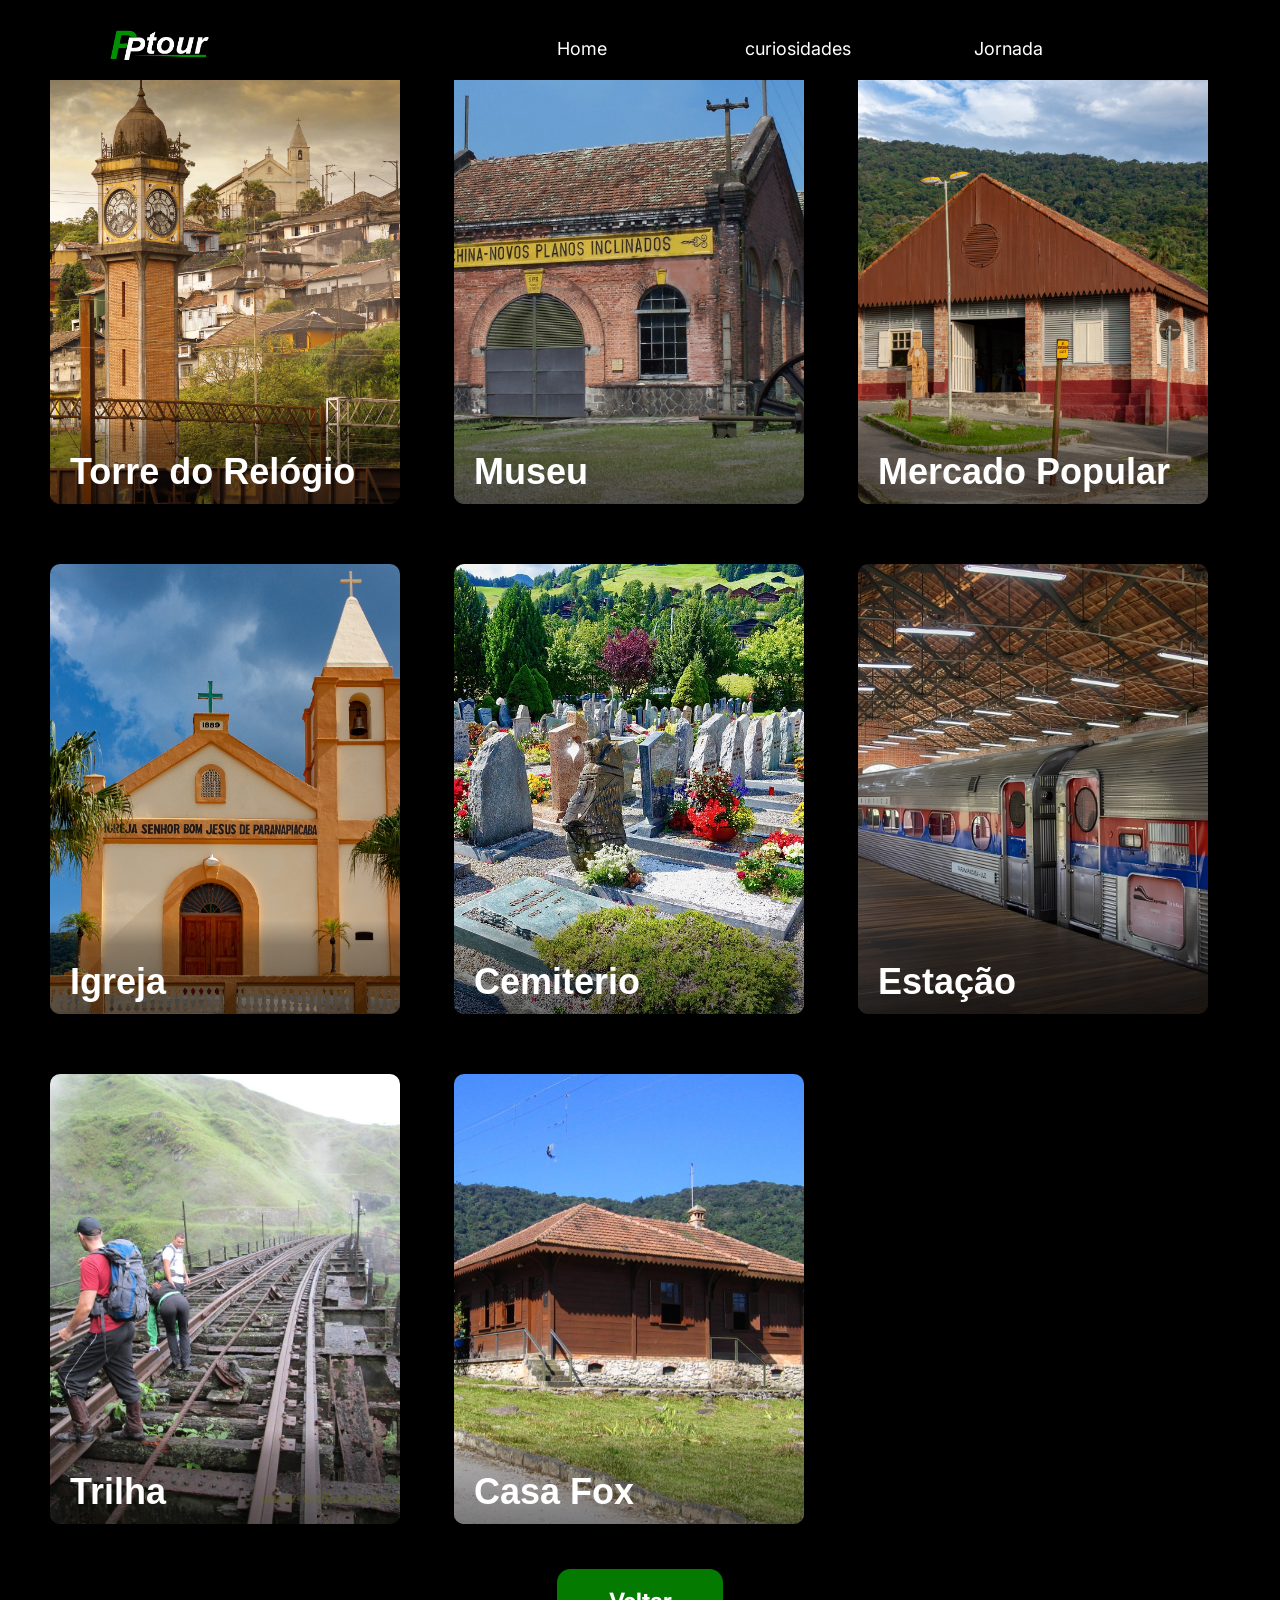
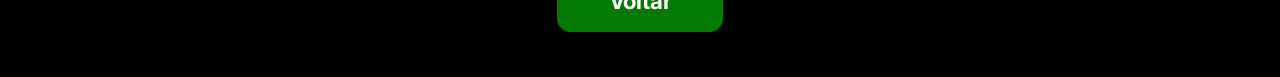
<file: paginas/lobby.html>
<!DOCTYPE html>
<html lang="pt-BR">
<head>
  <meta charset="UTF-8">
  <meta name="viewport" content="width=device-width, initial-scale=1.0">
  <title>Página de Pontos Turísticos</title>
  <link rel="stylesheet" href="https://cdnjs.cloudflare.com/ajax/libs/font-awesome/6.7.2/css/all.min.css"
    integrity="sha512-Evv84Mr4kqVGRNSgIGL/F/aIDqQb7xQ2vcrdIwxfjThSH8CSR7PBEakCr51Ck+w+/U6swU2Im1vVX0SVk9ABhg=="
    crossorigin="anonymous" referrerpolicy="no-referrer" />
  <link rel="stylesheet" href="../assets/style/style.css">
  <link rel="stylesheet" href="../assets/style/navbar.css">
</head>
<body style="background-color: black;">
  <section id="navBar">
    <a href="index.html">
      <img id="logoimg" src="../assets/img/LOGO-(1).png" alt="logoTeste">
    </a>
    <div class="menuButton">
      <a href="../index.html"><button class="btn">Home</button></a>
      <a href="curiosidades.html"><button class="btn">curiosidades</button></a>
      <a href="pagina2.html"><button class="btn">Jornada</button></a>
    </div>
  </section>
 
<main>
 <h1>Descubra os encantos de Paranapiacaba!</h1>
  <div id="cardcontainer">
    <a href="torre.html">
    <article class="card">
      <img
        class="card__background"
        src="../assets/img/d6642274662b25347b6dae19ca7d2b92.jpg"
        width="1920"
        height="2193"
      />
      <div class="card__content | flow">
        <div class="card__content--container | flow">
          <h2 class="card__title">Torre do Relógio</h2>
          <p class="card__description">
            O principal ponto da vila, construída na Inglaterra em 1890 e recentemente reformada.
          </p>
        </div>
      </div>
    </article>
  </a>
<a href="museu.html">
    <article class="card">
      <img
        class="card__background"
        src="../assets/img/mf.jpg"
        width="1920"
        height="2193"
      />
      <div class="card__content | flow">
        <div class="card__content--container | flow">
          <h2 class="card__title">Museu</h2>
          <p class="card__description">
            Localizado nos antigos galpões da ferrovia, o museu conta a história da importância ferroviária da região.
          </p>
        </div>
      </div>
    </article>
  </a>
  <a href="mercado.html">
    <article class="card">
      <img
        class="card__background"
        src="../assets/img/mercado.jpg"
        width="1920"
        height="2193"
      />
      <div class="card__content | flow">
        <div class="card__content--container | flow">
          <h2 class="card__title">Mercado Popular</h2>
          <p class="card__description">
            Antigo local onde os tripulantes dos trens compravam suprimentos, hoje é muito movimentado durante festivais.
          </p>
        </div>
      </div>
    </article>
  </a>
  <a href="igreja.html">
    <article class="card">
      <img
        class="card__background"
        src="../assets/img/igreja1.jpg"
        width="1920"
        height="2193"
      />
      <div class="card__content | flow">
        <div class="card__content--container | flow">
          <h2 class="card__title">Igreja</h2>
          <p class="card__description">
            Igreja de Bom Jesus  
            Construída no alto da vila, essa charmosa igreja de arquitetura simples é um símbolo de fé e resistência, oferecendo uma vista privilegiada de Paranapiacaba.  
                      </p>
        </div>
      </div>
    </article>
  </a>
  <a href="cemitério.html">
    <article class="card">
      <img
        class="card__background"
        src="../assets/img/cemiterio.jpg"
        width="1920"
        height="2193"
      />
      <div class="card__content | flow">
        <div class="card__content--container | flow">
          <h2 class="card__title">Cemiterio</h2>
          <p class="card__description">
           
Pequeno e envolto pela neblina, o cemitério abriga túmulos centenários de trabalhadores da ferrovia, sendo um dos locais mais enigmáticos da vila.  

          </p>
        </div>
      </div>
    </article>
  </a>
  <a href="estacao.html">
    <article class="card">
      <img
        class="card__background"
        src="../assets/img/estacao.png"
        width="1920"
        height="2193"
      />
      <div class="card__content | flow">
        <div class="card__content--container | flow">
          <h2 class="card__title">Estação</h2>
          <p class="card__description">
            Estação Ferroviária de Paranapiacaba
            O coração histórico da vila, a estação ferroviária preserva a memória da era das locomotivas a vapor e da influência britânica na região. Um verdadeiro portal para o passado.  
                      </p>
        </div>
      </div>
    </article>
  </a>
  <a href="trilha.html">
    <article class="card">
      <img
        class="card__background"
        src="../assets/img/trilha.jpg"
        width="1920"
        height="2193"
      />
      <div class="card__content | flow">
        <div class="card__content--container | flow">
          <h2 class="card__title">Trilha</h2>
          <p class="card__description">
            Cercada pela Mata Atlântica, essa trilha segue antigos trilhos abandonados, revelando mirantes naturais e vestígios da ferrovia. Um passeio repleto de aventura e história.            </p>
        </div>
      </div>
    </article>
  </a>
  <a href="casafox.html">
    <article class="card">
      <img
        class="card__background"
        src="../assets/img/Casa_Fox.jpg"
        width="1920"
        height="2193"
      />
      <div class="card__content | flow">
        <div class="card__content--container | flow">
          <h2 class="card__title">Casa Fox</h2>
          <p class="card__description">
            Uma das construções mais emblemáticas de Paranapiacaba, a Casa Fox reflete o passado britânico da vila e guarda histórias que intrigam moradores e visitantes.
          </p>
        </div>
      </div>
    </article>
  </a>
  </div>

  <div class="botao-container">
    <a href="pagina2.html" class="botao-mapa">Voltar</a>
  </div>
</main>
</body>
</html>
</file>
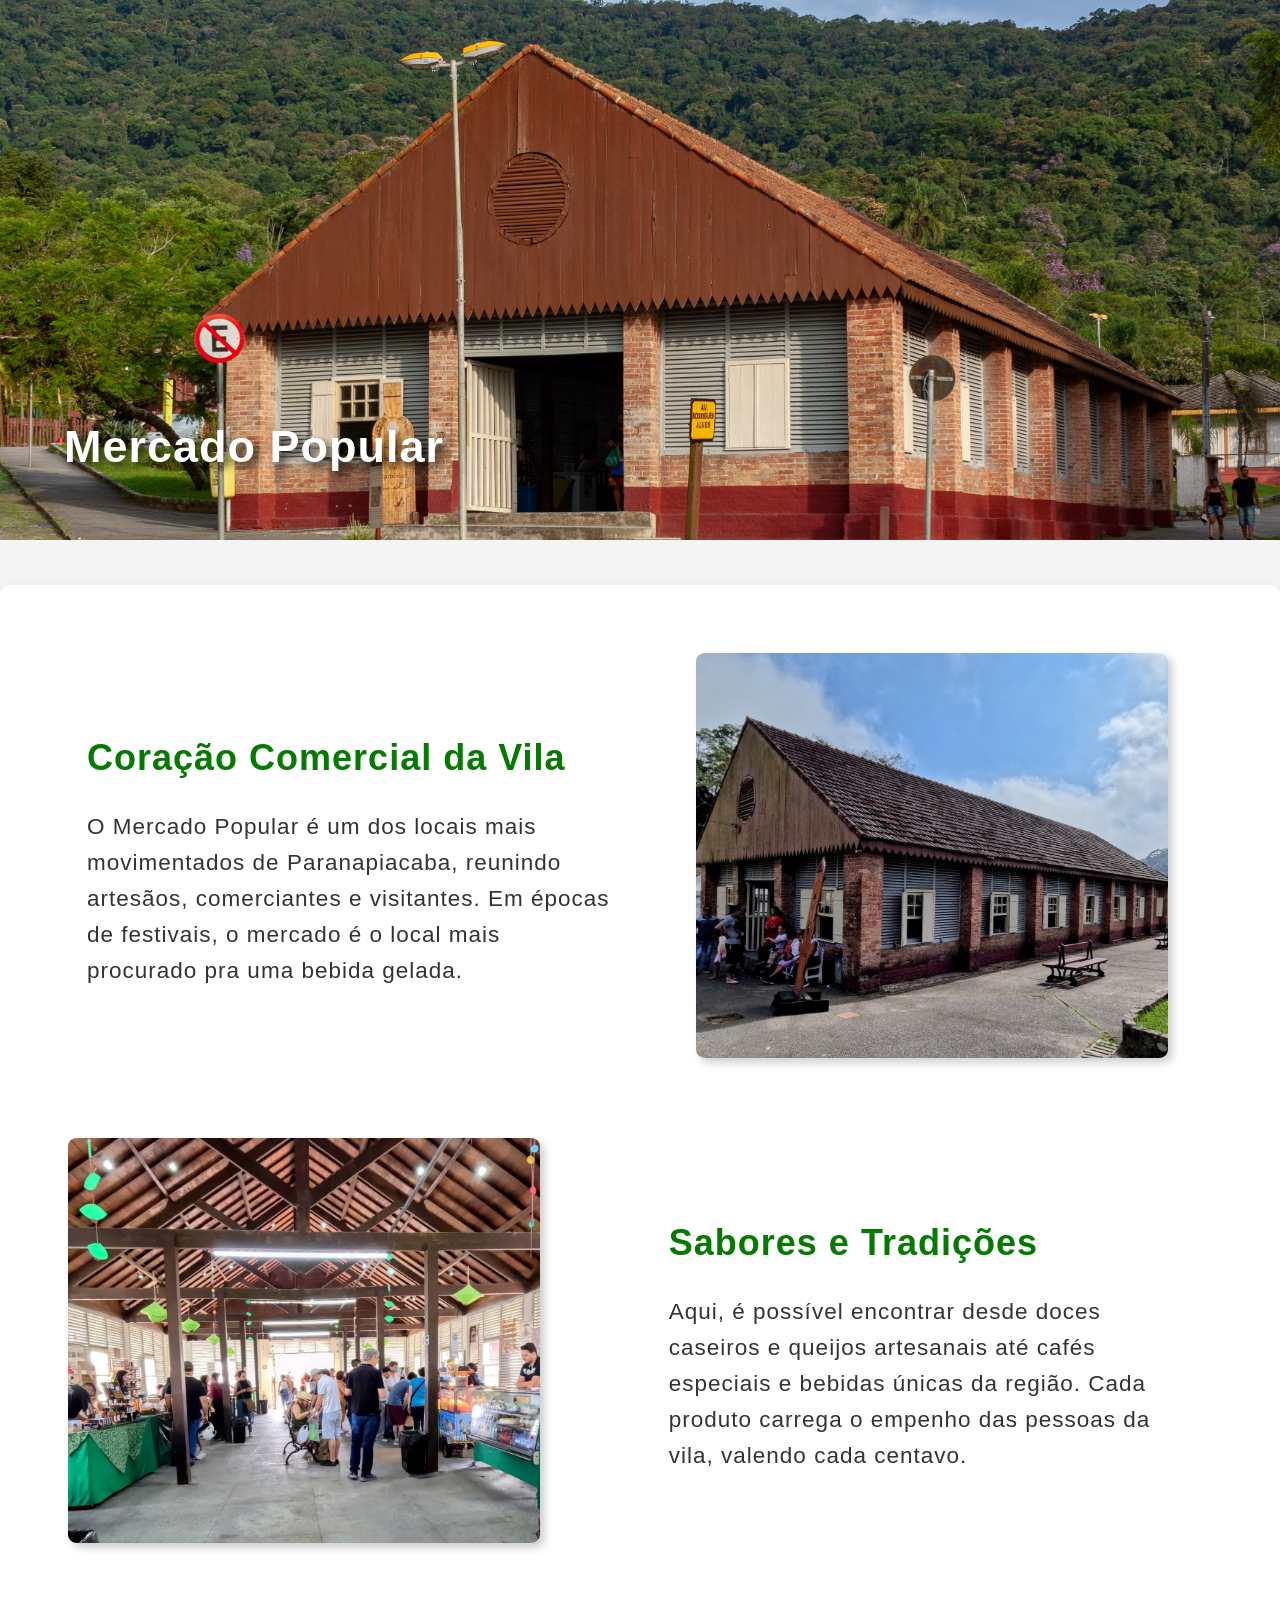
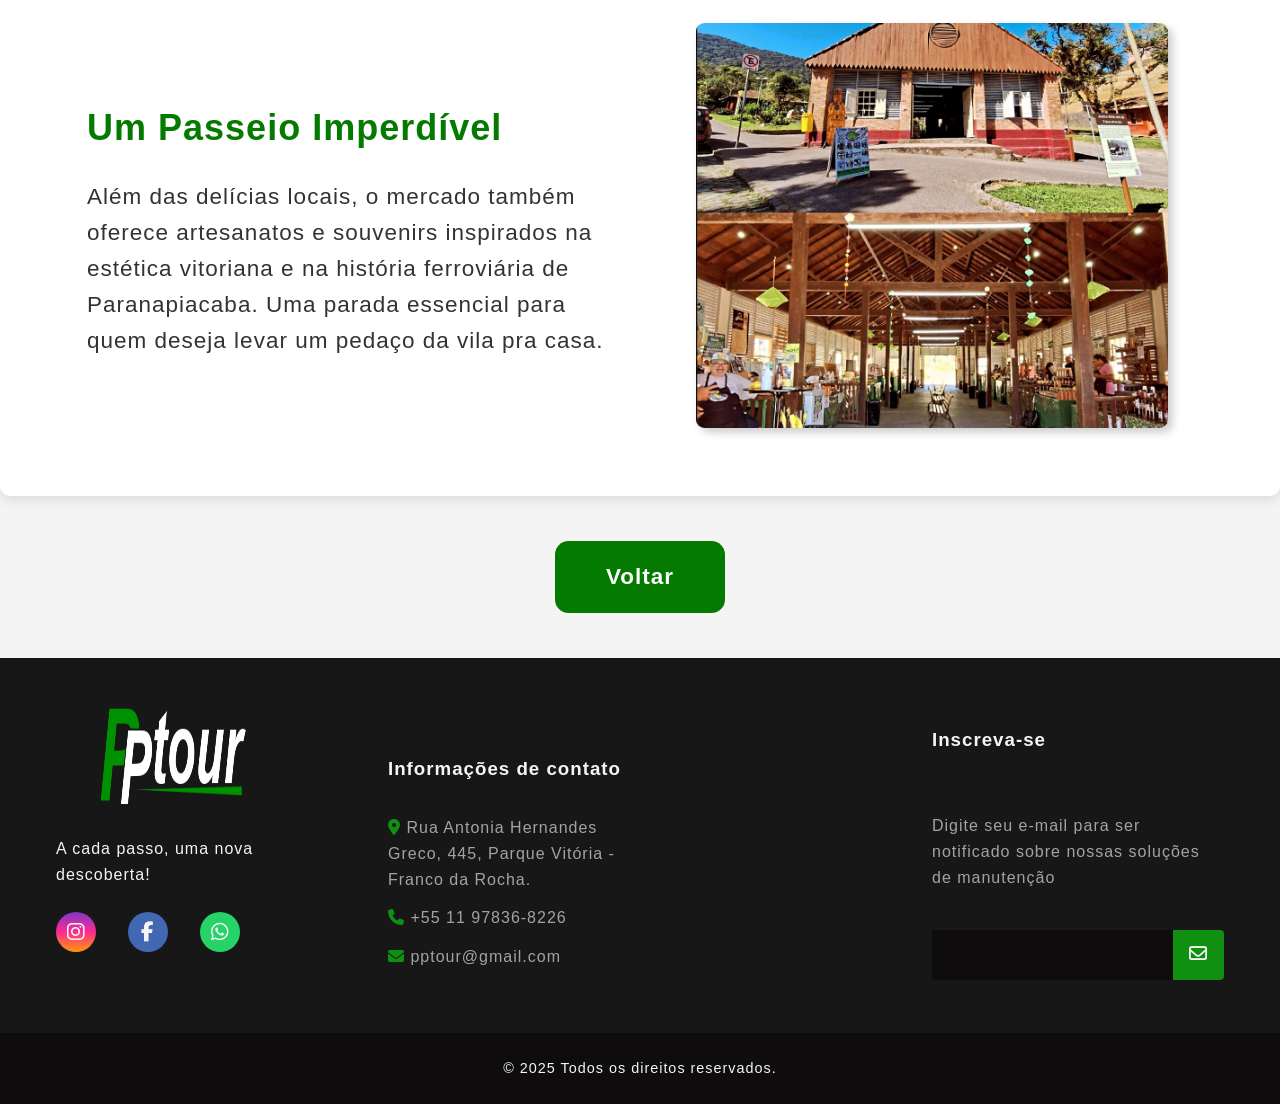
<file: paginas/mercado.html>
<!DOCTYPE html>
<html lang="pt-BR">
<head>
  <meta charset="UTF-8">
  <meta name="viewport" content="width=device-width, initial-scale=1.0">
  <title>Mercado</title>
  <link rel="stylesheet" href="https://cdnjs.cloudflare.com/ajax/libs/font-awesome/6.7.2/css/all.min.css"
    integrity="sha512-Evv84Mr4kqVGRNSgIGL/F/aIDqQb7xQ2vcrdIwxfjThSH8CSR7PBEakCr51Ck+w+/U6swU2Im1vVX0SVk9ABhg=="
    crossorigin="anonymous" referrerpolicy="no-referrer" />
  <link rel="stylesheet" href="../assets/style/mercado.css">
  <link rel="stylesheet" href="../assets/style/footer.css">
</head>
<body>
  <header id="topo">
    <img src="../assets/img/mercado.jpg" alt="Mercado Popular de Paranapiacaba" id="mercado">
    <h1 class="titulo">Mercado Popular</h1>
  </header>

  <main>
    <section class="conteudo">
  
      <div class="bloco">
        <div class="texto">
          <h2>Coração Comercial da Vila</h2>
          <p>O Mercado Popular é um dos locais mais movimentados de Paranapiacaba, reunindo artesãos, 
            comerciantes e visitantes. Em épocas de festivais, o mercado é o local mais procurado pra uma bebida gelada.</p>
        </div>
        <div class="imagens">
          <div class="placeholder" id="box1"></div>
        </div>
      </div>

      <div class="bloco invertido">
        <div class="texto">
          <h2>Sabores e Tradições</h2>
          <p>Aqui, é possível encontrar desde doces caseiros e queijos artesanais até cafés especiais e bebidas únicas da região.
             Cada produto carrega o empenho das pessoas da vila, valendo cada centavo.</p>
        </div>
        <div class="imagens">
          <div class="placeholder" id="box3"></div>
        </div>
      </div>

      <div class="bloco">
        <div class="texto">
          <h2>Um Passeio Imperdível</h2>
          <p>Além das delícias locais, o mercado também oferece artesanatos e souvenirs inspirados na estética vitoriana e na história ferroviária de Paranapiacaba. 
            Uma parada essencial para quem deseja levar um pedaço da vila pra casa.</p>
        </div>
        <div class="imagens">
          <div class="placeholder" id="box5"></div>
        </div>
      </div>
    </section>

    <div class="botao-container">
      <a href="lobby.html" class="botao-mapa">Voltar</a>
    </div>
  </main>
  <footer id="rodape">
    <div id="rodapeContent">
      <div id="rodapeContatos">
        <img src="../assets/img/LOGO-(1).png" alt="">
        <p>A cada passo, uma nova descoberta!</p>
        <!-- <p>A cada estação, uma nova descoberta!</p> -->
        <div id="redeSocial">
          <a href="#" class="rodapeLink" id="intagram">
            <i class="fa-brands fa-instagram"></i>
          </a>
          <a href="#" class="rodapeLink" id="facebook">
            <i class="fa-brands fa-facebook-f"></i>
          </a>
          <a href="#" class="rodapeLink" id="whatsapp">
            <i class="fa-brands fa-whatsapp"></i>
          </a>
        </div>
      </div>
      <ul class="rodapeLista">
        <li>
          <h3>
            Informações de contato
          </h3>
        </li>
        <li>
          <i class="fa-solid fa-location-dot"></i>
          <a href="https://maps.app.goo.gl/JDXAEQAcFaK6cDJz5">
             Rua Antonia Hernandes Greco, 445, Parque Vitória - Franco da Rocha.
        </a>
        </li>
        <li>
          <i class="fa-solid fa-phone"></i>
          <a href="#" class="rodapeLink">+55 11 97836-8226</a>
        </li>
        <li>
          <i class="fa-solid fa-envelope"></i>
          <a href="#" class="rodapeLink">pptour@gmail.com</a>
        </li>
      </ul>

      <ul class="rodapeLista">
        <li>

        </li>
      </ul>
      <div id="rodapeSubscribe">
        <h3>
          Inscreva-se
        </h3>
        <p>
          Digite seu e-mail para ser notificado sobre nossas soluções de manutenção
        </p>
        <div id="inputGroup">
          <input type="email" id="email">
          <button>
            <i class="fa-regular fa-envelope"></i>
          </button>

        </div>
      </div>
    </div>
    <div id="rodapeCopyright">
      &#169
      2025 Todos os direitos reservados.
    </div>
  </footer>
</body>
</html>
</file>
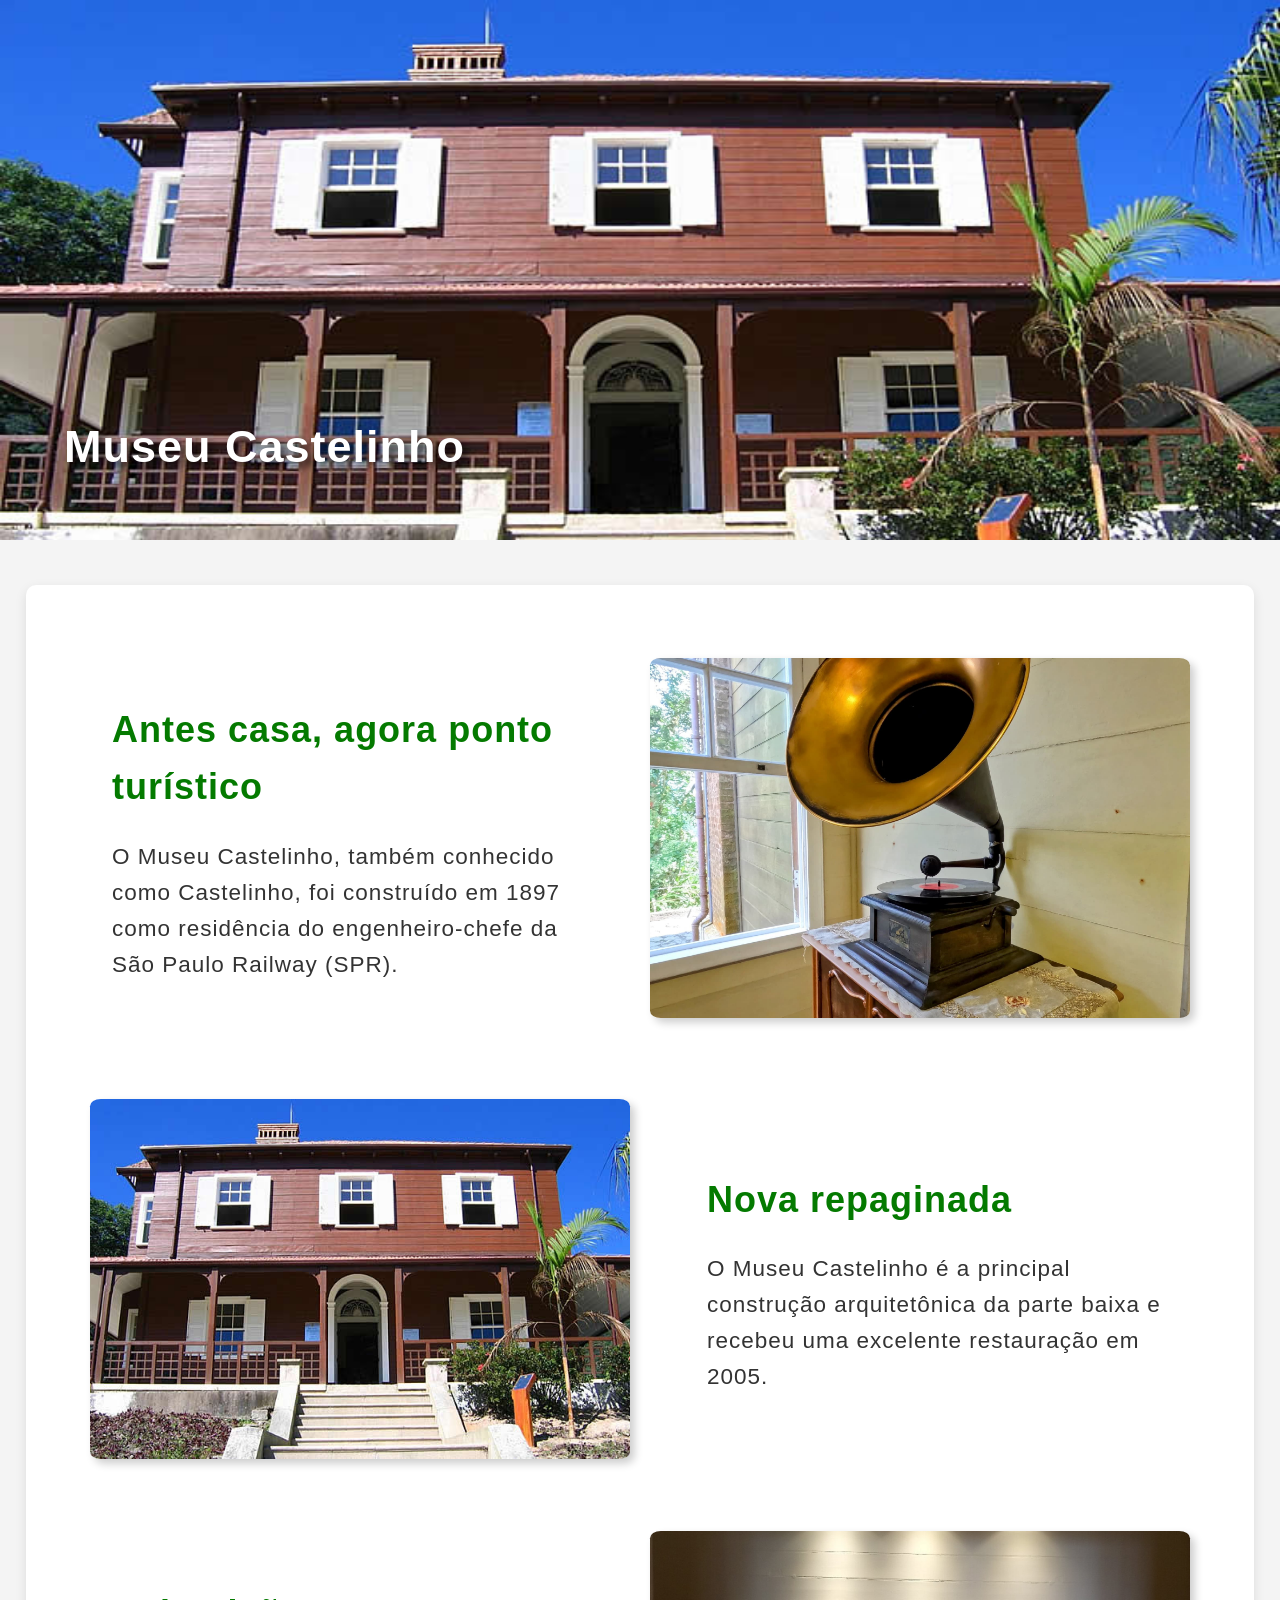
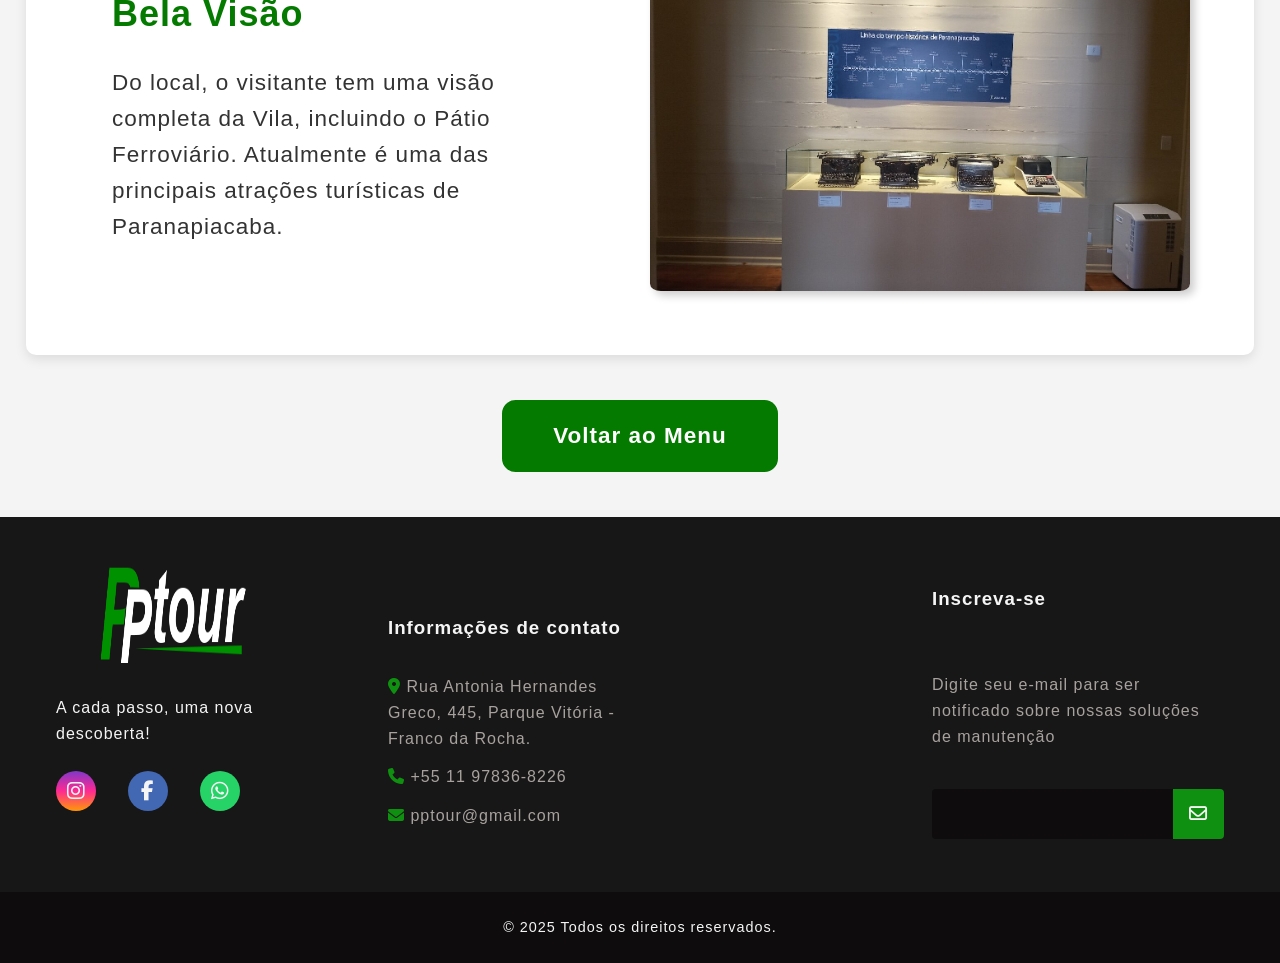
<file: paginas/museu.html>
<!DOCTYPE html>
<html lang="pt-BR">
<head>
  <meta charset="UTF-8">
  <meta name="viewport" content="width=device-width, initial-scale=1.0">
  <title>Museu Castelinho</title>
  
  <link rel="stylesheet" href="https://cdnjs.cloudflare.com/ajax/libs/font-awesome/6.7.2/css/all.min.css"
    integrity="sha512-Evv84Mr4kqVGRNSgIGL/F/aIDqQb7xQ2vcrdIwxfjThSH8CSR7PBEakCr51Ck+w+/U6swU2Im1vVX0SVk9ABhg=="
    crossorigin="anonymous" referrerpolicy="no-referrer" />
    <link rel="stylesheet" href="../assets/style/footer.css">
  <link rel="stylesheet" href="../assets/style/museu.css">
</head>
<body>
  <header id="topo">
    <img src="../assets/img/museu1.jpg" alt="Museu castelinho" id="museu">
    <h1 class="titulo">Museu Castelinho</h1>
  </header>

  <main>
    <section class="conteudo">
  
      <div class="bloco">
        <div class="texto">
          <h2>Antes casa, agora ponto turístico</h2>
          <p>O Museu Castelinho, também conhecido como Castelinho, foi construído em 1897 como residência do engenheiro-chefe da São Paulo Railway (SPR).
          </p>
        </div>
        <div class="imagens">
          <div class="placeholder" id="box1"></div>
        </div>
      </div>

      <div class="bloco invertido">
        <div class="texto">
          <h2>Nova repaginada</h2>
          <p>O Museu Castelinho é a principal construção arquitetônica da parte baixa e recebeu uma excelente restauração em 2005.
        </p>
        </div>
        <div class="imagens">
          <div class="placeholder" id="box3"></div>
        </div>
      </div>

      <div class="bloco">
        <div class="texto">
          <h2>Bela Visão</h2>
          <p>Do local, o visitante tem uma visão completa da Vila, incluindo o Pátio Ferroviário. Atualmente é uma das principais atrações turísticas de Paranapiacaba.</p>
        </div>
        <div class="imagens">
          <div class="placeholder" id="box5"></div>
        </div>
      </div>
    </section>

    <div class="botao-container">
      <a href="lobby.html" class="botao-mapa">Voltar ao Menu</a>
    </div>
  </main>
  <footer id="rodape">
    <div id="rodapeContent">
      <div id="rodapeContatos">
        <img src="../assets/img/LOGO-(1).png" alt="">
        <p>A cada passo, uma nova descoberta!</p>
        <!-- <p>A cada estação, uma nova descoberta!</p> -->
        <div id="redeSocial">
          <a href="#" class="rodapeLink" id="intagram">
            <i class="fa-brands fa-instagram"></i>
          </a>
          <a href="#" class="rodapeLink" id="facebook">
            <i class="fa-brands fa-facebook-f"></i>
          </a>
          <a href="#" class="rodapeLink" id="whatsapp">
            <i class="fa-brands fa-whatsapp"></i>
          </a>
        </div>
      </div>
      <ul class="rodapeLista">
        <li>
          <h3>
            Informações de contato
          </h3>
        </li>
        <li>
          <i class="fa-solid fa-location-dot"></i>
          <a href="https://maps.app.goo.gl/JDXAEQAcFaK6cDJz5">
             Rua Antonia Hernandes Greco, 445, Parque Vitória - Franco da Rocha.
        </a>
        </li>
        <li>
          <i class="fa-solid fa-phone"></i>
          <a href="#" class="rodapeLink">+55 11 97836-8226</a>
        </li>
        <li>
          <i class="fa-solid fa-envelope"></i>
          <a href="#" class="rodapeLink">pptour@gmail.com</a>
        </li>
      </ul>

      <ul class="rodapeLista">
        <li>

        </li>
      </ul>
      <div id="rodapeSubscribe">
        <h3>
          Inscreva-se
        </h3>
        <p>
          Digite seu e-mail para ser notificado sobre nossas soluções de manutenção
        </p>
        <div id="inputGroup">
          <input type="email" id="email">
          <button>
            <i class="fa-regular fa-envelope"></i>
          </button>

        </div>
      </div>
    </div>
    <div id="rodapeCopyright">
      &#169
      2025 Todos os direitos reservados.
    </div>
  </footer>
</body>
</html>
</file>
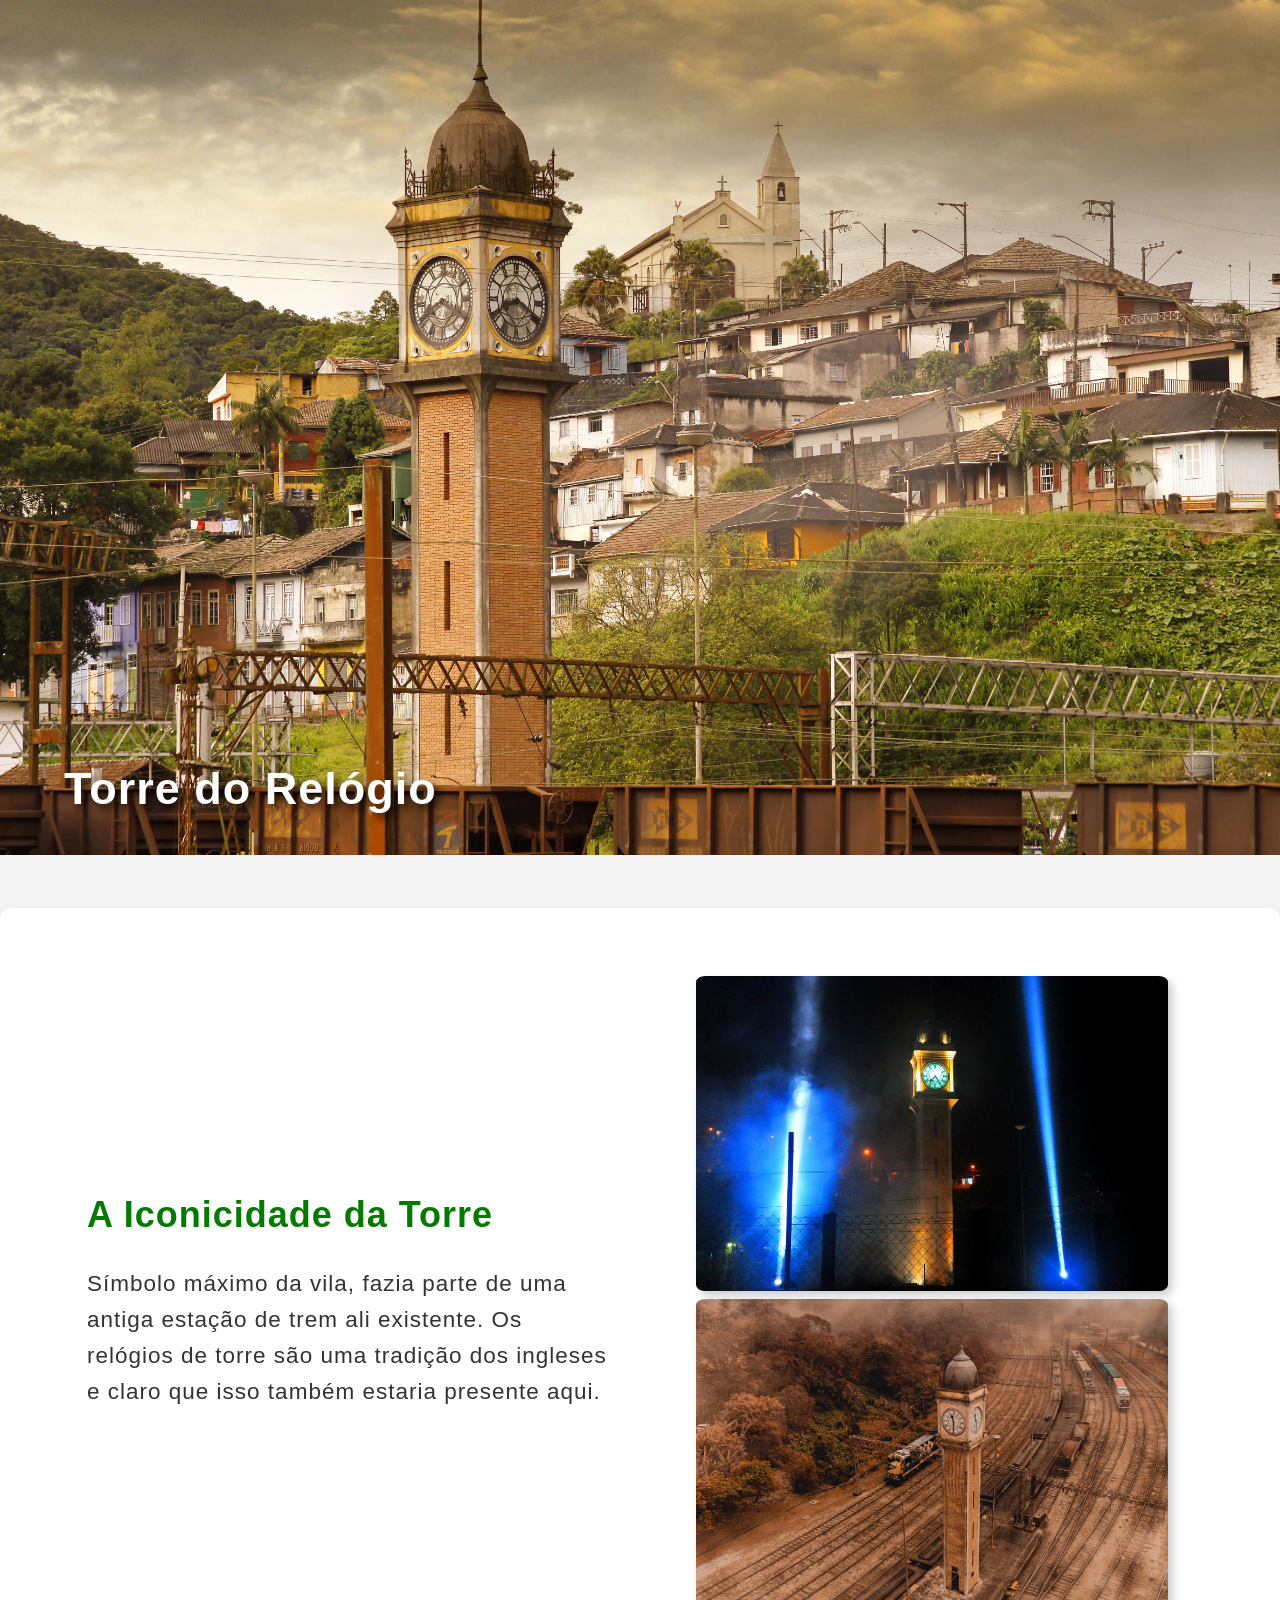
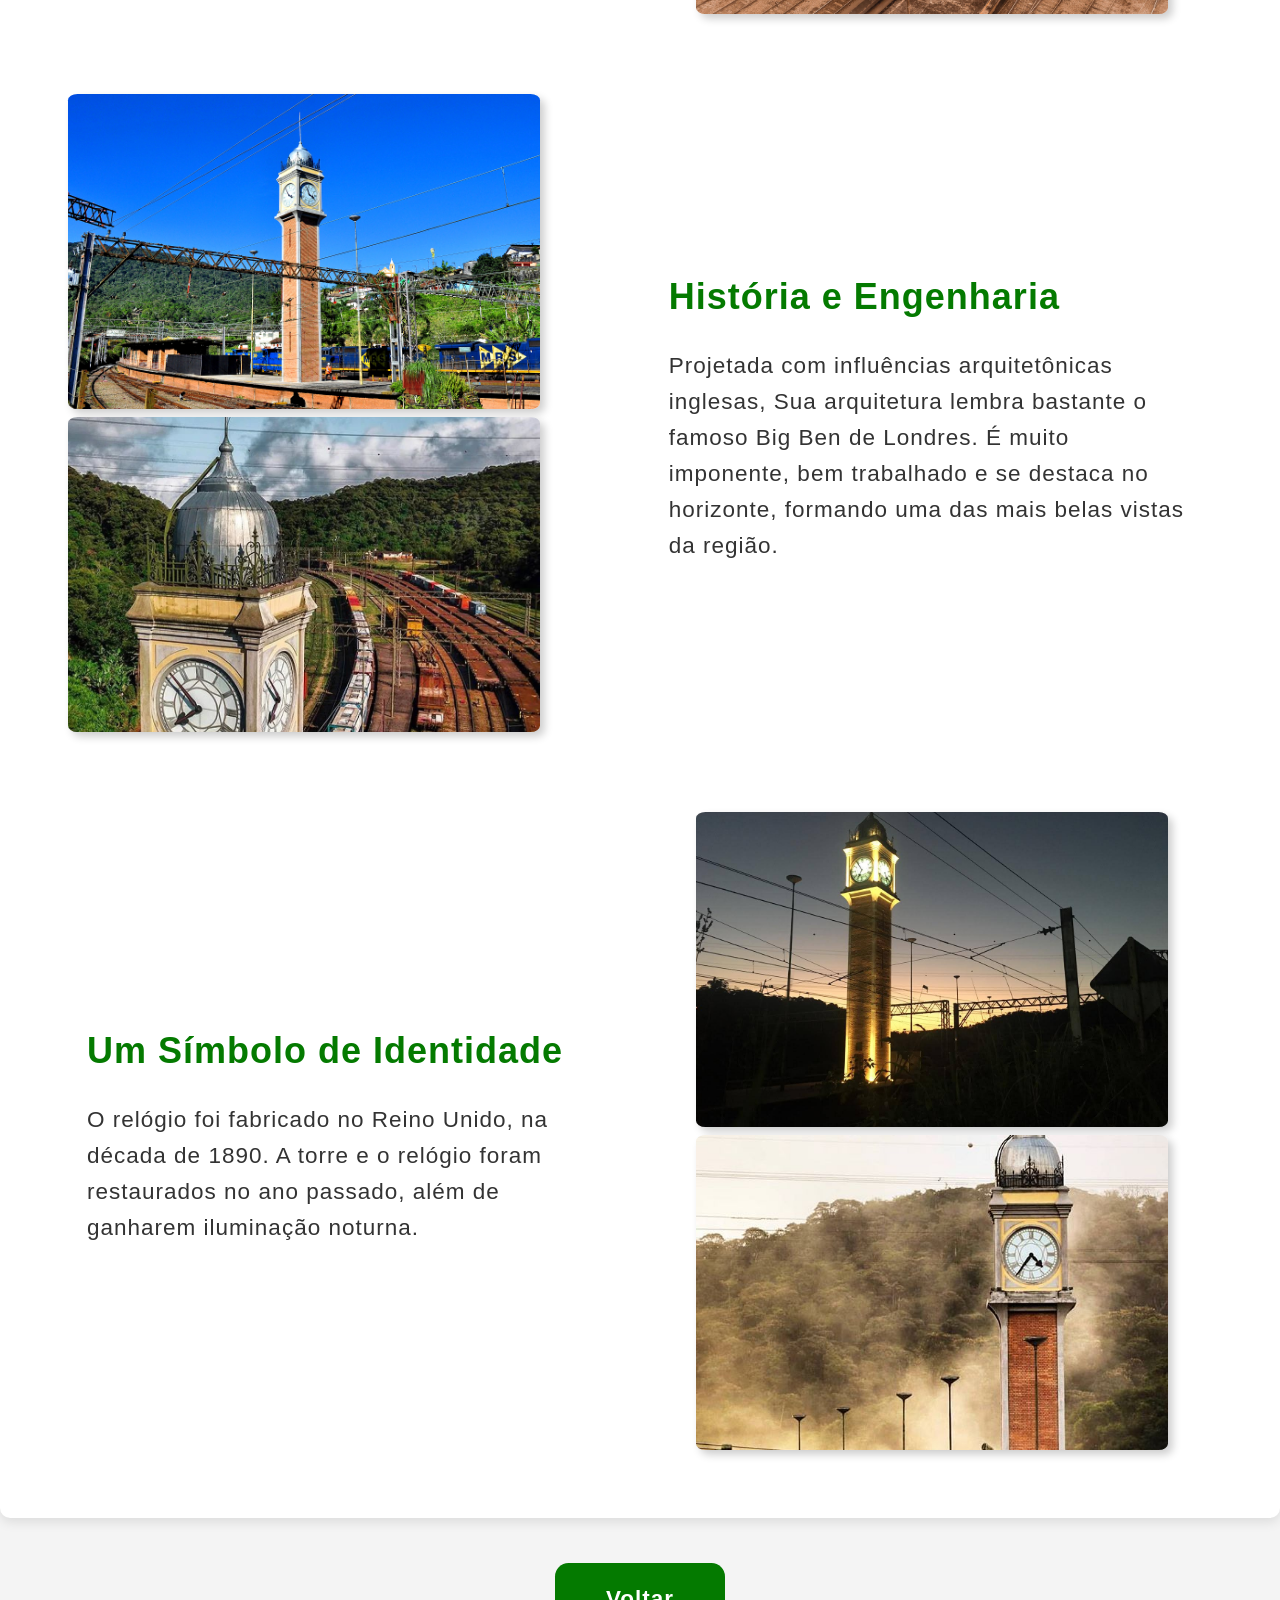
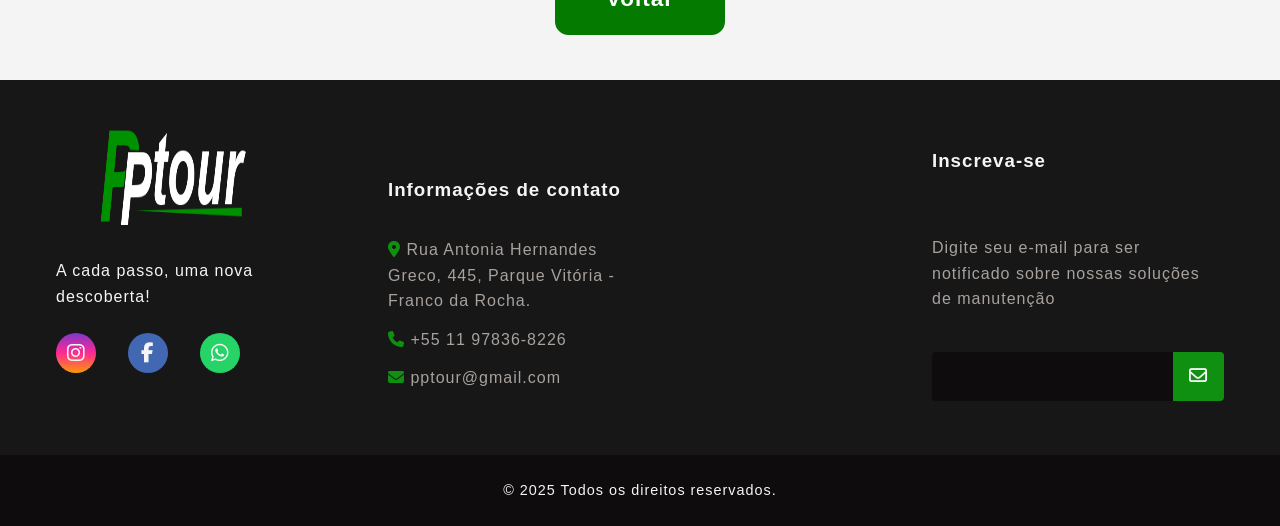
<file: paginas/torre.html>
<!DOCTYPE html>
<html lang="pt-BR">
<head>
  <meta charset="UTF-8">
  <meta name="viewport" content="width=device-width, initial-scale=1.0">
  <title>Torre do Relógio</title>
  <link rel="stylesheet" href="https://cdnjs.cloudflare.com/ajax/libs/font-awesome/6.7.2/css/all.min.css"
    integrity="sha512-Evv84Mr4kqVGRNSgIGL/F/aIDqQb7xQ2vcrdIwxfjThSH8CSR7PBEakCr51Ck+w+/U6swU2Im1vVX0SVk9ABhg=="
    crossorigin="anonymous" referrerpolicy="no-referrer" />
  <link rel="stylesheet" href="../assets/style/torre.css">
  <link rel="stylesheet" href="../assets/style/footer.css">
</head>
<body>
  <header>
    <img src="../assets/img/d6642274662b25347b6dae19ca7d2b92.jpg" alt="Torre do Relógio de Paranapiacaba" id="torre">
    <h1 class="titulo">Torre do Relógio</h1>
  </header>

  <main>
    <section class="conteudo">
  
      <div class="bloco">
        <div class="texto">
          <h2>A Iconicidade da Torre</h2>
          <p>Símbolo máximo da vila, fazia parte de uma antiga estação de trem ali existente. Os relógios de torre são uma tradição dos ingleses e claro que isso também estaria presente aqui.</p>
        </div>
        <div class="imagens">
          <div class="placeholder" id="box1"></div>
          <div class="placeholder" id="box2"></div>
        </div>
      </div>

      <div class="bloco invertido">
        <div class="texto">
          <h2>História e Engenharia</h2>
          <p>Projetada com influências arquitetônicas inglesas, Sua arquitetura lembra bastante o famoso Big Ben de Londres. É muito imponente, bem trabalhado e se destaca no horizonte, formando uma das mais belas vistas da região.</p>
        </div>
        <div class="imagens">
          <div class="placeholder" id="box3"></div>
          <div class="placeholder" id="box4"></div>
        </div>
      </div>

      <div class="bloco">
        <div class="texto">
          <h2>Um Símbolo de Identidade</h2>
          <p>O relógio foi fabricado no Reino Unido, na década de 1890. A torre e o relógio foram restaurados no ano passado, além de ganharem iluminação noturna.</p>
        </div>
        <div class="imagens">
          <div class="placeholder" id="box5"></div>
          <div class="placeholder" id="box6"></div>
        </div>
      </div>
    </section>

    <div class="botao-container">
      <a href="lobby.html" class="botao-mapa">Voltar</a>
    </div>
  </main>
  <footer id="rodape">
    <div id="rodapeContent">
      <div id="rodapeContatos">
        <img src="../assets/img/LOGO-(1).png" alt="">
        <p>A cada passo, uma nova descoberta!</p>
        <!-- <p>A cada estação, uma nova descoberta!</p> -->
        <div id="redeSocial">
          <a href="#" class="rodapeLink" id="intagram">
            <i class="fa-brands fa-instagram"></i>
          </a>
          <a href="#" class="rodapeLink" id="facebook">
            <i class="fa-brands fa-facebook-f"></i>
          </a>
          <a href="#" class="rodapeLink" id="whatsapp">
            <i class="fa-brands fa-whatsapp"></i>
          </a>
        </div>
      </div>
      <ul class="rodapeLista">
        <li>
          <h3>
            Informações de contato
          </h3>
        </li>
        <li>
          <i class="fa-solid fa-location-dot"></i>
          <a href="https://maps.app.goo.gl/JDXAEQAcFaK6cDJz5">
             Rua Antonia Hernandes Greco, 445, Parque Vitória - Franco da Rocha.
        </a>
        </li>
        <li>
          <i class="fa-solid fa-phone"></i>
          <a href="#" class="rodapeLink">+55 11 97836-8226</a>
        </li>
        <li>
          <i class="fa-solid fa-envelope"></i>
          <a href="#" class="rodapeLink">pptour@gmail.com</a>
        </li>
      </ul>

      <ul class="rodapeLista">
        <li>

        </li>
      </ul>
      <div id="rodapeSubscribe">
        <h3>
          Inscreva-se
        </h3>
        <p>
          Digite seu e-mail para ser notificado sobre nossas soluções de manutenção
        </p>
        <div id="inputGroup">
          <input type="email" id="email">
          <button>
            <i class="fa-regular fa-envelope"></i>
          </button>

        </div>
      </div>
    </div>
    <div id="rodapeCopyright">
      &#169
      2025 Todos os direitos reservados.
    </div>
  </footer>
</body>
</html>
</file>
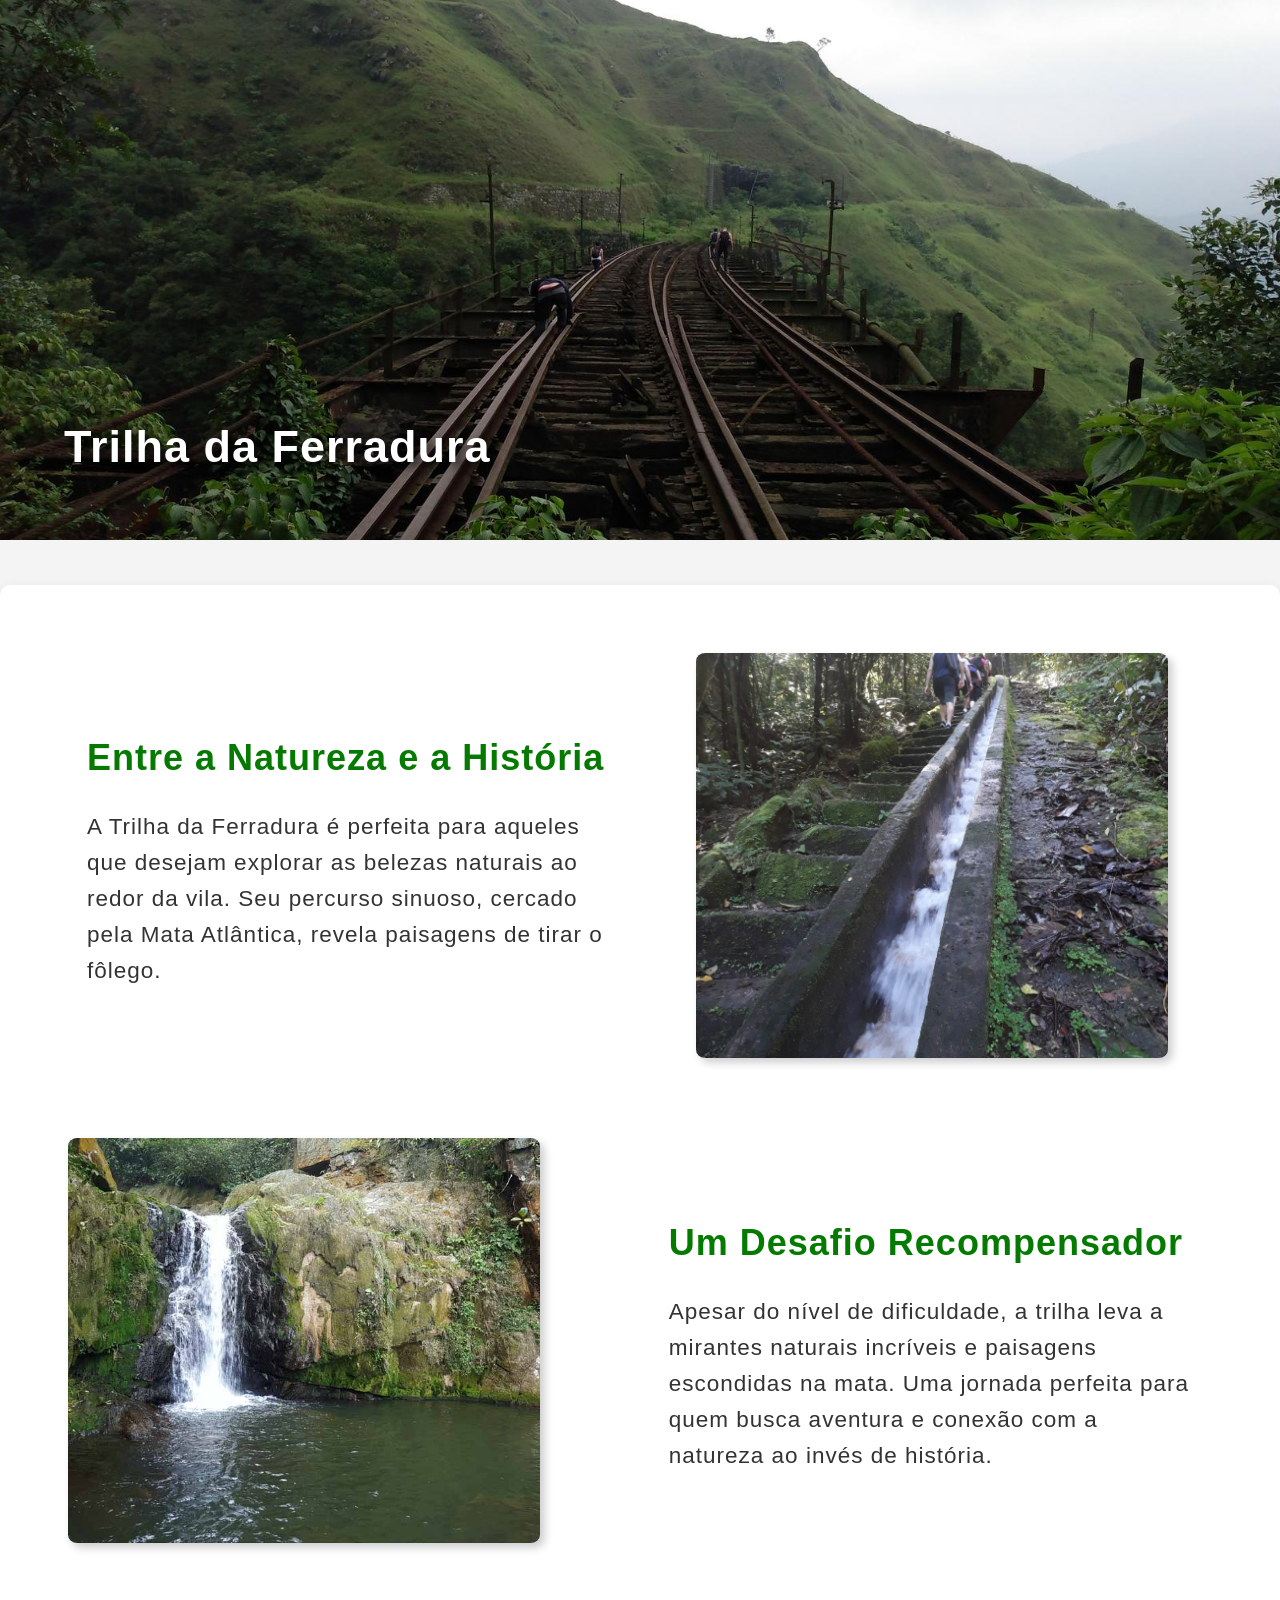
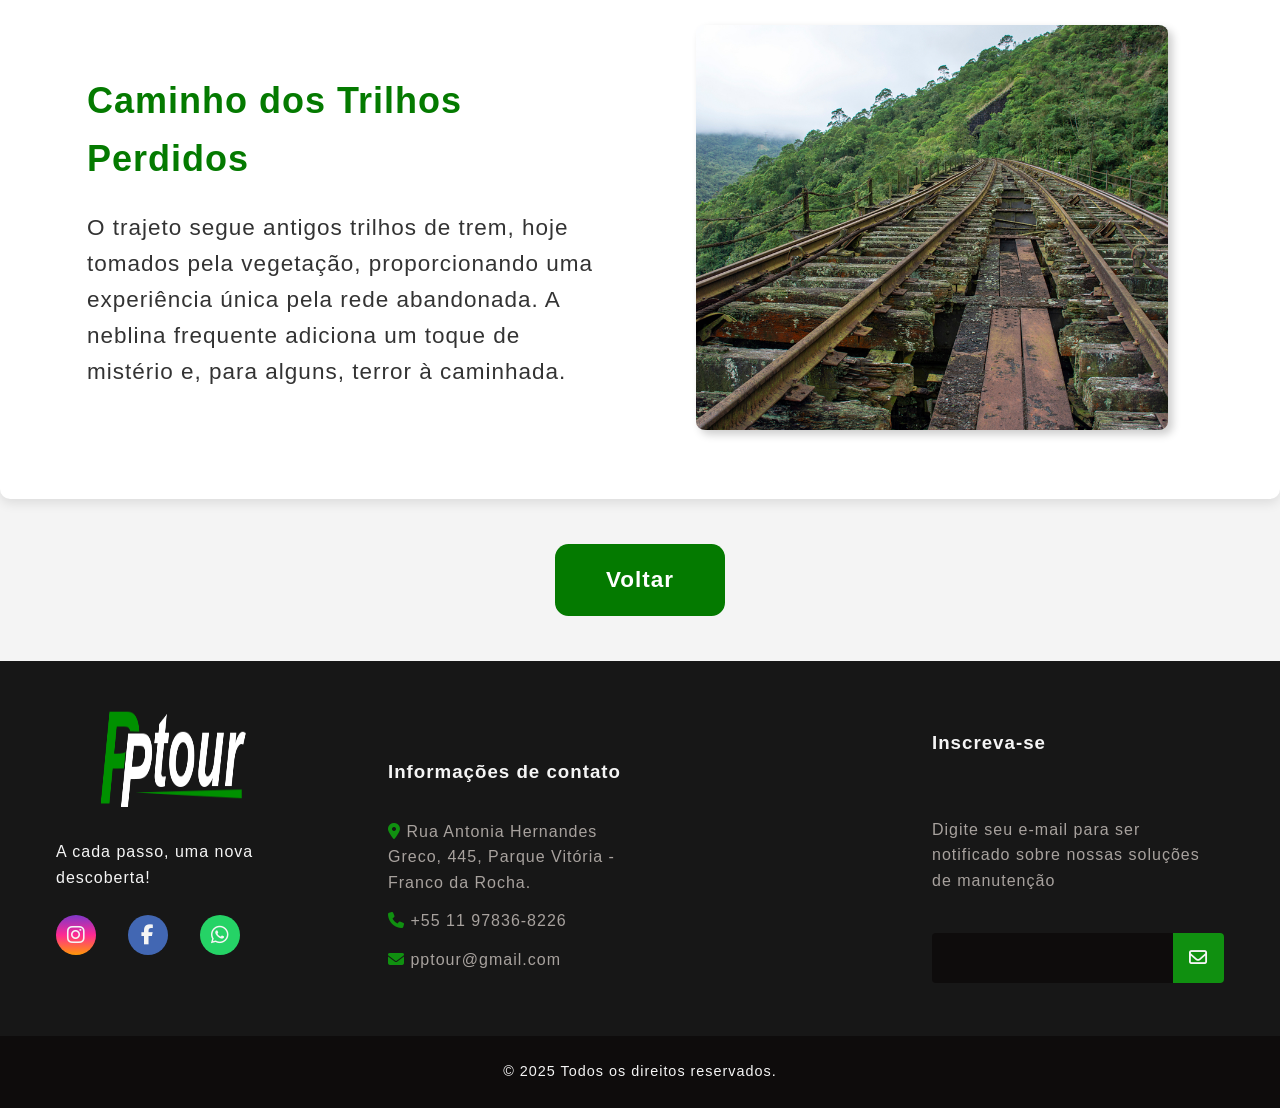
<file: paginas/trilha.html>
<!DOCTYPE html>
<html lang="pt-BR">
<head>
  <meta charset="UTF-8">
  <meta name="viewport" content="width=device-width, initial-scale=1.0">
  <title>Trilha</title>
  <link rel="stylesheet" href="https://cdnjs.cloudflare.com/ajax/libs/font-awesome/6.7.2/css/all.min.css"
    integrity="sha512-Evv84Mr4kqVGRNSgIGL/F/aIDqQb7xQ2vcrdIwxfjThSH8CSR7PBEakCr51Ck+w+/U6swU2Im1vVX0SVk9ABhg=="
    crossorigin="anonymous" referrerpolicy="no-referrer" />
  <link rel="stylesheet" href="../assets/style/trilha.css">
  <link rel="stylesheet" href="../assets/style/footer.css">
</head>
<body>
  <header id="topo">
    <img src="../assets/img/trilha4.jpg" id="trilha">
    <h1 class="titulo">Trilha da Ferradura</h1>
  </header>

  <main>
    <section class="conteudo">
  
      <div class="bloco">
        <div class="texto">
          <h2>Entre a Natureza e a História</h2>
          <p>A Trilha da Ferradura é perfeita para aqueles que desejam explorar as belezas naturais ao redor da vila.
             Seu percurso sinuoso, cercado pela Mata Atlântica, revela paisagens de tirar o fôlego.</p>
        </div>
        <div class="imagens">
          <div class="placeholder" id="box1"></div>
        </div>
      </div>

      <div class="bloco invertido">
        <div class="texto">
          <h2>Um Desafio Recompensador</h2>
          <p>Apesar do nível de dificuldade, a trilha leva a mirantes naturais incríveis e paisagens escondidas na mata. 
            Uma jornada perfeita para quem busca aventura e conexão com a natureza ao invés de história.</p>
        </div>
        <div class="imagens">
          <div class="placeholder" id="box3"></div>
        </div>
      </div>

      <div class="bloco">
        <div class="texto">
          <h2>Caminho dos Trilhos Perdidos</h2>
          <p>O trajeto segue antigos trilhos de trem, hoje tomados pela vegetação, proporcionando uma experiência única pela rede abandonada.
             A neblina frequente adiciona um toque de mistério e, para alguns, terror à caminhada.</p>
        </div>
        <div class="imagens">
          <div class="placeholder" id="box5"></div>
        </div>
      </div>
    </section>

    <div class="botao-container">
      <a href="lobby.html" class="botao-mapa">Voltar</a>
    </div>
  </main>
  <footer id="rodape">
    <div id="rodapeContent">
      <div id="rodapeContatos">
        <img src="../assets/img/LOGO-(1).png" alt="">
        <p>A cada passo, uma nova descoberta!</p>
        <!-- <p>A cada estação, uma nova descoberta!</p> -->
        <div id="redeSocial">
          <a href="#" class="rodapeLink" id="intagram">
            <i class="fa-brands fa-instagram"></i>
          </a>
          <a href="#" class="rodapeLink" id="facebook">
            <i class="fa-brands fa-facebook-f"></i>
          </a>
          <a href="#" class="rodapeLink" id="whatsapp">
            <i class="fa-brands fa-whatsapp"></i>
          </a>
        </div>
      </div>
      <ul class="rodapeLista">
        <li>
          <h3>
            Informações de contato
          </h3>
        </li>
        <li>
          <i class="fa-solid fa-location-dot"></i>
          <a href="https://maps.app.goo.gl/JDXAEQAcFaK6cDJz5">
             Rua Antonia Hernandes Greco, 445, Parque Vitória - Franco da Rocha.
        </a>
        </li>
        <li>
          <i class="fa-solid fa-phone"></i>
          <a href="#" class="rodapeLink">+55 11 97836-8226</a>
        </li>
        <li>
          <i class="fa-solid fa-envelope"></i>
          <a href="#" class="rodapeLink">pptour@gmail.com</a>
        </li>
      </ul>

      <ul class="rodapeLista">
        <li>

        </li>
      </ul>
      <div id="rodapeSubscribe">
        <h3>
          Inscreva-se
        </h3>
        <p>
          Digite seu e-mail para ser notificado sobre nossas soluções de manutenção
        </p>
        <div id="inputGroup">
          <input type="email" id="email">
          <button>
            <i class="fa-regular fa-envelope"></i>
          </button>

        </div>
      </div>
    </div>
    <div id="rodapeCopyright">
      &#169
      2025 Todos os direitos reservados.
    </div>
  </footer>
</body>
</html>
</file>
<file: assets/style/footer.css>
:root{
    --color-neutral-0: #0e0c0c;
    --color-neutral-10: #171717;
    --color-neutral-30: #a8a29e;
    --color-neutral-40: #f5f5f5;
}

@font-face {
    * {
        src: url(PPTOUR/assets/fonts/Inter-Italic-VariableFont_opsz\,wght.ttf);
    }
}

* {
    letter-spacing: 1px;
}

#rodape{
    width: 100%;
    color: var(--color-neutral-40);
    display: flex;
    flex-direction: column;
}
.rodapeLink{
    text-decoration: none;
}
#rodapeContent{
    background-color: var(--color-neutral-10);
    display: grid;
    grid-template-columns: repeat(4, 1fr);
    padding: 3rem 3.5rem;
}
#rodapeContatos h1{
    margin-bottom: 0.75rem;

}
#rodapeContatos img{
    height: 35%;
    width: 50%;
    margin-left: 15%;
    margin-bottom: 9px;
}
#redeSocial{
    display: flex;
    gap: 2rem;
    margin-top: 1.5rem;
}
#redeSocial .rodapeLink{
    display: flex;
    align-items: center;
    justify-content: center;
    height: 2.5rem;
    width: 2.5rem;
    color: var(--color-neutral-40);
    border-radius: 50%;
    transition: all 0.4s;
}
#redeSocial .rodapeLink:hover{
    opacity: 0.8;
}
#redeSocial .rodapeLink i{
    font-size: 1.25rem;
}
#intagram{
background: linear-gradient(#7f37c9, #ff2992, #ff9807);
}
#facebook{
    background-color: #4267b3;
}
#whatsapp{
    background-color: #25d366;
}
.rodapeLista{
    display: flex;
    flex-direction: column;
    gap: 0.75;
    list-style: none;
}
.rodapeLista a{
    text-decoration: none;
    color: transparent;
    color: var(--color-neutral-30);
    transition: all 0.4s;
}
.rodapeLista li{
    margin-top: 13px;
}
.rodapeLista a:hover{
    color: #109010;
}
.rodapeLista i{
    color: #109010;
}
.rodapeLista .rodapeLink{
    color: var(--color-neutral-30);
    transition: all 0.4s;
}
.rodapeLista .rodapeLink:hover{
    color: #109010;
}
#rodapeSubscribe{
    display: flex;
    flex-direction: column;
    gap: 1.5rem;
}
#rodapeSubscribe p{
color: var(--color-neutral-30);
}
#inputGroup{
    display: flex;
    align-items: center;
    background-color: var(--color-neutral-0);
    border-radius: 4px;
}
#inputGroup input{
    all: unset;
    padding: 0.75rem;
    width: 100%;
}
#inputGroup button{
    background-color: #109010;
    border: none;
    color: var(--color-neutral-40);
    padding: 0px 1rem;
    font-size: 1.12rem;
    height: 100%;
    border-radius: 0px 4px 4px 0px;
    cursor: pointer;
    transition: all 0.4s;
}

#inputGroup button:hover{
    opacity: 0.8;
}
#rodapeCopyright{
    display: flex;
    justify-content: center;
    background-color: var(--color-neutral-0);
    font-size: 0.9rem;
    padding: 1.5rem;
    font-weight: 100;
}

@media screen  and ( max-width: 768px){
    #rodapeContent{
        grid-template-columns: repeat(2, 1fr);
        gap: 2rem;
    }
}
@media screen  and ( max-width: 426px){
    #rodapeContent{
        grid-template-columns: repeat(1, 1fr);
        padding: 3rem 2rem;
    }
}
</file>
<file: assets/style/casafox.css>
body {
    margin: 0;
    padding: 0;
    font-family: 'Arial', sans-serif;
    line-height: 1.6;
    background-color: #f4f4f4;
    color: #333;
  }
  

  #topo {
    position: relative;
    width: 100%;
    height: 60vh; 
    overflow: hidden;
  }
  
  #casa {
    width: 100%;
    height: 100%;
    object-fit: cover;
  }
  
  .titulo {
    position: absolute;
    bottom: 5%;
    left: 5%;
    color: white;
    font-size: 5vh; 
    font-weight: bold;
    text-shadow: 0.5vh 0.5vh 1vh rgba(0, 0, 0, 0.8);
  }
  
 
  .conteudo {
    padding: 5% 5%;
    background: white; 
    border-radius: 10px; 
    box-shadow: 0 4px 12px rgba(0, 0, 0, 0.1); 
    max-width: 1100px; 
    margin: 5vh auto; 
    display: flex;
    flex-direction: column;
    gap: 8vh; 
  }
  
  .bloco {
    display: flex;
    align-items: center;
    justify-content: space-between;
    gap: 5%; 
  }
  
  .invertido {
    flex-direction: row-reverse;
  }
  
  .texto {
    flex: 1;
    padding: 2%;
  }
  
  .texto h2 {
    margin-bottom: 2%;
    color: #047a00; 
    font-size: 4vh;
  }
  
  .texto p {
    font-size: 2.5vh; 
    text-align: left; 
    color: #333; 
  }
  
  
  .imagens {
    flex: 1;
    display: flex;
    flex-direction: column;
    gap: 4%; 
  }
  
  .placeholder {
    width: 100%;
    height: 25vh;
    background-size: cover;
    background-position: center;
    border-radius: 2%; 
    box-shadow: 0.5vh 0.5vh 1vh rgba(0, 0, 0, 0.2); 
  }
  

  #box1 { background-image: url(../img/casa_fox2.jpg);
         height: 40vh;
         width: 60vh; 
  }

  #box3 { background-image: url(../img/casa_fox1.jpg);
        height: 40vh;
        width: 60vh;
  }

  #box5 { background-image: url(../img/casa_fox3.jpg);
          height: 40vh;
          width: 60vh;
}
  
  
  .botao-container {
    display: flex;
    justify-content: center;
    margin: 5vh 0;
  }
  
  .botao-mapa {
    padding: 2vh 4vw; 
    background-color: #047a00; 
    color: white;
    text-decoration: none;
    font-size: 2.5vh; 
    border-radius: 1.5vh; 
    font-weight: bold;
    transition: background-color 0.3s ease, transform 0.3s ease;
  }
  
  .botao-mapa:hover {
    background-color: #032f02;
    transform: scale(1.1); 
  }
</file>
<file: assets/style/cemitério.css>
body {
    margin: 0;
    padding: 0;
    font-family: 'Arial', sans-serif;
    line-height: 1.6;
    background-color: #f4f4f4;
    color: #333;
  }
  

  #topo {
    position: relative;
    width: 100%;
    height: 60vh; 
    overflow: hidden;
  }

  #topo img {
    width: 100%;
    height: 120%;
    background-size: cover;
    opacity: 0.7;
  }
  
  #casa{
    width: 100%;
    height: 100%;
    object-fit: cover;
  }
  
  .titulo {
    position: absolute;
    bottom: 5%;
    left: 5%;
    color: white;
    font-size: 5vh; 
    font-weight: bold;
    text-shadow: 0.5vh 0.5vh 1vh rgba(0, 0, 0, 0.8);
  }
  
 
  .conteudo {
    padding: 5% 5%;
    background: white; 
    border-radius: 10px; 
    box-shadow: 0 4px 12px rgba(0, 0, 0, 0.1); 
    max-width: 1100px; 
    margin: 5vh auto; 
    display: flex;
    flex-direction: column;
    gap: 8vh; 
  }
  
  .bloco {
    display: flex;
    align-items: center;
    justify-content: space-between;
    gap: 5%; 
  }
  
  .invertido {
    flex-direction: row-reverse;
  }
  
  .texto {
    flex: 1;
    padding: 2%;
  }
  
  .texto h2 {
    margin-bottom: 2%;
    color: #047a00; 
    font-size: 4vh;
  }
  
  .texto p {
    font-size: 2.5vh; 
    text-align: left; 
    color: #333; 
  }
  
  
  .imagens {
    flex: 1;
    display: flex;
    flex-direction: column;
    gap: 4%; 
  }
  
  .placeholder {
    width: 100%;
    height: 25vh;
    background-size: cover;
    background-position: center;
    border-radius: 2%; 
    box-shadow: 0.5vh 0.5vh 1vh rgba(0, 0, 0, 0.2); 
  }
  

  #box1 { background-image: url(../img/Cemitério1.jpg);
         height: 40vh;
         width: 60vh; 
  }

  #box3 { background-image: url(../img/Cemitério2.jpg);
        height: 40vh;
        width: 60vh;
  }

  #box5 { background-image: url(../img/Cemitério3.jpg);
          height: 40vh;
          width: 60vh;
}
  
  
  .botao-container {
    display: flex;
    justify-content: center;
    margin: 5vh 0;
  }
  
  .botao-mapa {
    padding: 2vh 4vw; 
    background-color: #047a00; 
    color: white;
    text-decoration: none;
    font-size: 2.5vh; 
    border-radius: 1.5vh; 
    font-weight: bold;
    transition: background-color 0.3s ease, transform 0.3s ease;
  }
  
  .botao-mapa:hover {
    background-color: #032f02;
    transform: scale(1.1); 
  }
</file>
<file: assets/style/curiosidades.css>
@import url('https://fonts.googleapis.com/css2?family=Inter:ital,opsz,wght@0,14..32,100..900;1,14..32,100..900&display=swap');

* {
    font-family: "Inter", serif;
    margin: 0;
    padding: 0;
    box-sizing: border-box;
}

body {
    width: 100%;
    height: 100%;
    background-color: black;
}

#principal {
    width: 100%;
    height: 100px;
    background-color: black;
}

#fundo {
    width: 100%;
    height: 535px;
    background-color: brown;
    position: relative; 
}

#fundo img {
    width: 100%;
    height: 100%;
}

#fundo h3,
#fundo p {
    position: absolute; 
    color: #000; 
    font-family: Verdana;
}

#fundo h3 {
    top: 20%; 
    left: 5%; 
    font-size: 30px; 
}

#fundo p {
    top: 30%;
    left: 5%; 
    font-size: 18px;
    
}
#imagem1 h3{

    font-size: 50px;
    color: #fff;
    display: flex;
    justify-content: center;
    align-items: center;
    margin-top: 30px;
}
#imagem1{
    width: 100%;
    height: 650px;
    
}
#imagem1 img{
    width: 100%;
    height: 90%;
    padding: 30px;
    padding-top: 10px;
}
#box{
    position: absolute;
    width: 500px;
    height: 250px;
    background-color: #fff;
    border-radius: 20px; 
    box-shadow: 10px 10px 20px #000; 
    padding: 30px;
    margin-left: 800px;
    top: 950px;
}
p{
    top: 30%;
    left: 5%; 
    font-size: 18px;
}
h2{
    top: 30%;
    left: 5%; 
    font-size: 30px;
    color: #000;
    padding: 10px;
}
#box a{
    width: 150px;
    height: 40px;
    background-color: #47a065;
    color: #000;
    border-radius: 20px;
    text-decoration: none;
    top: 20px;
    display: flex;
    position: relative;
    align-items: center;
    justify-content: center;
    cursor: pointer;
    transition:  transform 200ms ease-in-out;
  }
  a:hover{
    transform: scale(1.1);
  }
#imagem2{
    width: 100%;
    height: 650px;
    
}
#imagem2 img{
    width: 100%;
    height: 100%;
    padding: 30px;
    padding-top: 10px;

}
#box2{
    position: absolute;
    width: 500px;
    height: 250px;
    background-color: #000;
    border-radius: 20px; 
    box-shadow: 10px 10px 20px #000; 
    padding: 30px;
    margin-left: 800px;
    top: 1650px;
    
}
#box2 h2{
    top: 30%;
    left: 5%; 
    font-size: 30px;
    color: #fff;
    padding: 10px;
}
#box2 p{
    top: 30%;
    left: 5%; 
    font-size: 18px;
    color: #fff;
}
#box2 a{
    width: 150px;
    height: 40px;
    background-color: #47a065;
    color: #fff;
    border-radius: 20px;
    text-decoration: none;
    top: 20px;
    display: flex;
    position: relative;
    align-items: center;
    justify-content: center;
    cursor: pointer;
    transition:  transform 200ms ease-in-out;
}
a:hover{
    transform: scale(1.1);
}
</file>
<file: assets/style/navbar.css>
section {
	text-align: center;
	margin-bottom: 0;
	top: 0;
	position: relative;
	height: 80px;
	width: 100%;
	background-color: transparent;
	display: flex;
	animation: slide-in 1s ease-out;
	position: fixed;
	z-index: 6;
	background-color: black;
  }
  
  section #nav_bar {
	text-align: center;
	margin-bottom: 0;
	top: 0;
	position: relative;
	height: 80px;
	width: 100%;
	background-color: transparent;
	display: flex;
	animation: slide-in 1s ease-out;
	position: fixed;
	z-index: 6;
	background-color: black;
  }
  
  /* class logo */
  
  .logo {
	color: rgb(255, 255, 255);
	width: 50%;
	height: 75px;
	display: flex;
	align-items: center;
	justify-content: left;
	margin-bottom: 50px;
  }
  
  #logoimg {
	margin-bottom: 30px;
	margin-left: 90px;
	margin-top: 30px;
	align-items: center;
	width: 25%;
	display: flex;
	padding-left: 20px;
  }
  
  /* class menuButton */
  .menuButton {
	width: 50%;
	height: 75px;
	display: flex;
	align-items: end;
	justify-content: space-around;
	margin-bottom: 9px;
  }
  
  .menuButton button {
	font-size: 18px;
	margin-bottom: 12px;
  }
  
  .btn {
	color: white;
	background-color: transparent;
	width: 100px;
	height: 30px;
	border-style: none;
	cursor: pointer;
	transition: transform 200ms ease-in-out;
  }
  
  .btn:hover {
	margin: 10px;
	transform: scale(1.1);
	border-bottom: 1px solid #109010;
  }
  
  /* o # e usado para estilzar div com id */
  /* id objeto logo */
  #objeto {
	position: relative;
	width: 80%;
	height: auto;
	display: flex;
	align-items: center;
	justify-content: center;
	flex-direction: column;
	margin-top: 15%;
	margin-left: 5%;
  }
  
  #objeto h1 {
	margin: auto;
	width: 100%;
	text-align: center;
	color: white;
	font-size: 36px;
  }
  
  #objeto p {
	margin: auto;
	font-size: 20px;
	color: white;
	width: 50%;
  }
  
  #button button {
	width: 300px;
	height: 200px;
	background-color: #109010;
	margin-top: 120px;
	margin-right: 600px;
	color: white;
	font-size: 20px;
	border-style: none;
	border-radius: 10px;
	transition: transform 1s ease-in-out;
  }
  
  #button button:hover {
	background-color: white;
	color: #109010;
	transform: scale(1.2);
  }
</file>
<file: assets/style/estacao.css>
body {
    margin: 0;
    padding: 0;
    font-family: 'Arial', sans-serif;
    line-height: 1.6;
    background-color: #f4f4f4;
    color: #333;
  }
  

  #topo {
    position: relative;
    width: 100%;
    height: 60vh; 
    overflow: hidden;
  }
  
  #estacao {
    width: 100%;
    height: 100%;
    object-fit: cover;
  }
  
  .titulo {
    position: absolute;
    bottom: 5%;
    left: 5%;
    color: white;
    font-size: 5vh; 
    font-weight: bold;
    text-shadow: 0.5vh 0.5vh 1vh rgba(0, 0, 0, 0.8);
  }
  
 
  .conteudo {
    padding: 5% 5%;
    background-color: #ffffff;
    border-radius: 10px; 
    box-shadow: 0 4px 12px rgba(0, 0, 0, 0.1); 
    max-width: 1400px; 
    margin: 5vh auto; 
    display: flex;
    flex-direction: column;
    gap: 8vh; 
  }
  
  .bloco {
    display: flex;
    align-items: center;
    justify-content: space-between;
    gap: 5%; 
  }
  
  .invertido {
    flex-direction: row-reverse;
  }
  
  .texto {
    flex: 1;
    padding: 2%;
  }
  
  .texto h2 {
    margin-bottom: 2%;
    color: #047a00; 
    font-size: 4vh;
  }
  
  .texto p {
    font-size: 2.5vh; 
    text-align: left; 
    color: #333; 
  }
  
  
  .imagens {
    flex: 1;
    display: flex;
    flex-direction: column;
    gap: 4%; 
  }
  
  .placeholder {
    width: 90%;
    height: 45vh;
    margin: 4px;
    background-size: cover;
    background-position: center;
    border-radius: 2%; 
    box-shadow: 0.5vh 0.5vh 1vh rgba(0, 0, 0, 0.2); 
  }
  

  #box1 { background-image: url(../img/estacao1.jpg);}
  #box3 { background-image: url(../img/estacao2.jpg); }
  #box5 { background-image: url(../img/estacao4.jpg);}
  
  
  
  .botao-container {
    display: flex;
    justify-content: center;
    margin: 5vh 0;
  }
  
  .botao-mapa {
    padding: 2vh 4vw; 
    background-color: #047a00; 
    color: white;
    text-decoration: none;
    font-size: 2.5vh; 
    border-radius: 1.5vh; 
    font-weight: bold;
    transition: background-color 0.3s ease, transform 0.3s ease;
  }
  
  .botao-mapa:hover {
    background-color: #032f02;
    transform: scale(1.1); 
  }
</file>
<file: assets/style/igreja.css>
body {
    margin: 0;
    padding: 0;
    font-family: 'Arial', sans-serif;
    line-height: 1.6;
    background-color: #f4f4f4;
    color: #333;
  }
  

  #topo {
    position: relative;
    width: 100%;
    height: 60vh; 
    overflow: hidden;
  }

  #topo img {
    width: 100%;
    height: 100%;
    background-size: cover;
  }
  
  #casa{
    width: 100%;
    height: 100%;
    object-fit: cover;
  }
  
  .titulo {
    position: absolute;
    bottom: 5%;
    left: 5%;
    color: white;
    font-size: 5vh; 
    font-weight: bold;
    text-shadow: 0.5vh 0.5vh 1vh rgba(0, 0, 0, 0.8);
  }
  
 
  .conteudo {
    padding: 5% 5%;
    background: white; 
    border-radius: 10px; 
    box-shadow: 0 4px 12px rgba(0, 0, 0, 0.1); 
    max-width: 1100px; 
    margin: 5vh auto; 
    display: flex;
    flex-direction: column;
    gap: 8vh; 
  }
  
  .bloco {
    display: flex;
    align-items: center;
    justify-content: space-between;
    gap: 5%; 
  }
  
  .invertido {
    flex-direction: row-reverse;
  }
  
  .texto {
    flex: 1;
    padding: 2%;
  }
  
  .texto h2 {
    margin-bottom: 2%;
    color: #047a00; 
    font-size: 4vh;
  }
  
  .texto p {
    font-size: 2.5vh; 
    text-align: left; 
    color: #333; 
  }
  
  
  .imagens {
    flex: 1;
    display: flex;
    flex-direction: column;
    gap: 4%; 
  }
  
  .placeholder {
    width: 100%;
    height: 25vh;
    background-size: cover;
    background-position: center;
    border-radius: 2%; 
    box-shadow: 0.5vh 0.5vh 1vh rgba(0, 0, 0, 0.2); 
  }
  

  #box1 { background-image: url(../img/igreja2.jpg);
         height: 40vh;
         width: 60vh; 
  }

  #box3 { background-image: url(../img/igreja1.jpg);
        height: 40vh;
        width: 60vh;
  }

  #box5 { background-image: url(../img/igreja3.jpg);
          height: 40vh;
          width: 60vh;
}
  
  
  .botao-container {
    display: flex;
    justify-content: center;
    margin: 5vh 0;
  }
  
  .botao-mapa {
    padding: 2vh 4vw; 
    background-color: #047a00; 
    color: white;
    text-decoration: none;
    font-size: 2.5vh; 
    border-radius: 1.5vh; 
    font-weight: bold;
    transition: background-color 0.3s ease, transform 0.3s ease;
  }
  
  .botao-mapa:hover {
    background-color: #032f02;
    transform: scale(1.1); 
  }
</file>
<file: assets/style/style.css>
@import url('https://fonts.googleapis.com/css2?family=Inter:ital,opsz,wght@0,14..32,100..900;1,14..32,100..900&display=swap');
*{
  margin: 0;
  padding: 0; 
  box-sizing: border-box;
  font-family: "Inter", serif;;
}
#p1{
  display: flex;
  flex-direction: column;
  height: 100vh;
  color: white; 
}
section #nav_bar{
  width: 100%;
  height: 100px;
  display: flex;
  justify-content: center;
  align-items: center;
  position: fixed;
  background-color: black;
  z-index: 6;
}
a {
  text-decoration: none;
}
.logo{
  color: rgb(255, 255, 255);
  width: 50%;
  height: 75px;
  display: flex;  
  align-items: center;
  justify-content: left; 
}
#logoimg{
  margin-bottom: 30px;
margin-left: 50px;
margin-top: 30px;
align-items: center;
width: 25%;
display: flex;
padding-left: 20px;
}

.menuButton {
  width: 50%;
  height: 75px;
  display: flex; 
  align-items: end;
  justify-content: space-around;
  margin-bottom: 9px;
}
.menuButton button{
  font-size: 18px;
  margin-bottom: 12px; 

}

.btn {
color: white;
  background-color: transparent;
  width: 100px;
  height: 30px;
  border-style: none;
  cursor: pointer;
  transition:  transform 200ms ease-in-out;
}
.btn:hover{
  margin: 10px;
  transform: scale(1.1);
  border-bottom: 1px solid #109010;
}

#hr1{
margin: 7px;
}
#trem{
    width: 100%;
    height: 100vh;
    flex-direction: column;
}
#t1{
  margin-top: 20vh;
    margin-bottom: 20px;
    margin-left: 10%;
    font-size: 36px;
}
#t2{
    width: 45%;
    margin-top: 10px;
    margin-left: 10%;
    font-size: 27px;
}
#bg{
  position: fixed;
  top: 0;
  left: 0;
  width: 100%;
  height: 100%;
  object-fit: cover;
  z-index: -5;
}
#p1::before {
  content: "";
  position: fixed;
  top: 0;
  left: 0;
  width: 100%;
  height: 100%;
  background: linear-gradient(to right, black, transparent);
  z-index: -4;
  pointer-events: none;
}
#p3{
    width: 100%;
    height: 100vh;
    display: flex;
    background: linear-gradient(to left, rgba(0, 0, 0, 1),  rgba(0, 0, 0, 0.3)), url(../img/estacao.png);
    background-size: cover;
    background-position: center;
    background-repeat: no-repeat;
    display: flex;
    text-align: right;
    flex-direction: column;
    padding: 20px;
    color: white; 
  }
  #t3{
    margin-top: 20vh;
      margin-bottom: 20px;
      margin-right: 10%;
      font-size: 36px;
  }
  #t4{
      width: 45%;
      margin-top: 10px;
      margin-left: 45%;
      font-size: 27px;
  }
#p2 {
  width: 100%;
  height: 100vh;
  display: flex;
  flex-direction: column;
  align-items: center;
  justify-content: center;
  background-color: black;
  padding: 20px;
  color: white;
  text-align: center;
}

#p2 a{
  position: relative;
}
#t5 {
  margin-top: 2vh;
  font-size: 36px;
  width: 80%;
  font-weight: bold;
}


#cardcontainer {
  display: flex;
  justify-content: space-around;
  align-items: end;
  gap: 20px;
  width: 90%;
  height: 75%;
  margin: 15px 0;
  position: relative;
  z-index: 5;
}

#t6 {

  padding: 15px 30px;
  background-color: rgba(255, 255, 255, 0.9);
  color: #047a00;
  text-decoration: none;
  border-radius: 10px;
  font-size: 18px;
  font-weight: bold;
  transition: background-color 0.3s ease, color 0.3s ease;
}
#t6:hover {
  background-color: rgba(255, 255, 255, 0.8);
  color: #109010;
}

@import url("https://fonts.googleapis.com/css2?family=Lato:wght@400;700&family=Montserrat:wght@700&display=swap");

:root {
  --brand-color: hsl(120, 86%, 23%);
  --black: hsl(0, 0%, 0%);
  --white: hsl(0, 0%, 100%);
  --font-title: "Montserrat", sans-serif;
  --font-text: "Lato", sans-serif;
}





h2 {
  font-size: 2.25rem;
  font-family: var(--font-title);
  color: var(--white);
  line-height: 1.1;
}

p {
  font-family: var(--font-text);
  font-size: 1rem;
  line-height: 1.5;
  color: var(--white);
}

#cardcontainer{
  display: grid;
    grid-template-columns: repeat(auto-fit, minmax(300px, 1fr));
    gap: 60px;
    position: relative;
    left: 50px;
    z-index: 5;
}
.flow > * + * {
  margin-top: var(--flow-space, 1em);
}

.card {
  display: grid;
  place-items: center;
  width: 80vw;
  max-width: 21.875rem;
  height: 28.125rem;
  overflow: hidden;
  border-radius: 0.625rem;
  box-shadow: 0.25rem 0.25rem 0.5rem rgba(0, 0, 0, 0.25);
}

.card > * {
  grid-column: 1 / 2;
  grid-row: 1 / 2;
}

.card__background {
  object-fit: cover;
  max-width: 100%;
  height: 100%;
}

.card__content {
  --flow-space: 0.9375rem;
  display: flex;
  flex-direction: column;
  justify-content: space-between;
  align-self: flex-end;
  height: 55%;
  padding: 12% 1.25rem 1.875rem;
  background: linear-gradient(
    180deg,
    hsla(0, 0%, 0%, 0) 0%,
    hsla(0, 0%, 0%, 0.3) 10%,
    hsl(0, 0%, 0%) 100%
  );
}

.card__content--container {
  --flow-space: 1.25rem;
}

.card__title {
  position: relative;
  width: fit-content;
  width: -moz-fit-content;
}

.card__title::after {
  content: "";
  position: absolute;
  height: 0.3125rem;
  width: calc(100% + 1.25rem);
  bottom: calc((1.25rem - 0.5rem) * -1);
  left: -1.25rem;
  background-color: var(--brand-color);
}

@media (any-hover: hover) and (any-pointer: fine) {
  .card__content {
    transform: translateY(62%);
    transition: transform 500ms ease-out;
    transition-delay: 500ms;
  }

  .card__title::after {
    opacity: 0;
    transform: scaleX(0);
    transition: opacity 1000ms ease-in, transform 500ms ease-out;
    transition-delay: 500ms;
    transform-origin: right;
  }

  .card__background {
    transition: transform 500ms ease-in;
  }

  .card__content--container > :not(.card__title),
  .card__button {
    opacity: 0;
    transition: transform 500ms ease-out, opacity 500ms ease-out;
  }

  .card:hover,
  .card:focus-within {
    transform: scale(1.05);
    transition: transform 500ms ease-in;
  }

  .card:hover .card__content,
  .card:focus-within .card__content {
    transform: translateY(0);
    transition: transform 500ms ease-in;
  }

  .card:focus-within .card__content {
    transition-duration: 0ms;
  }

  .card:hover .card__background,
  .card:focus-within .card__background {
    transform: scale(1.3);
  }

  .card:hover .card__content--container > :not(.card__title),
  .card:hover .card__button,
  .card:focus-within .card__content--container > :not(.card__title),
  .card:focus-within .card__button {
    opacity: 1;
    transition: opacity 500ms ease-in;
    transition-delay: 1000ms;
  }

  .card:hover .card__title::after,
  .card:focus-within .card__title::after {
    opacity: 1;
    transform: scaleX(1);
    transform-origin: left;
    transition: opacity 500ms ease-in, transform 500ms ease-in;
    transition-delay: 500ms;
  }
}

.botao-container {
  display: flex;
  justify-content: center;
  margin: 5vh 0;
}

.botao-mapa {
  padding: 2vh 4vw; 
  background-color: #047a00; 
  color: white;
  text-decoration: none;
  font-size: 2.5vh; 
  border-radius: 1.5vh; 
  font-weight: bold;
  transition: background-color 0.3s ease, transform 0.3s ease;
}

.botao-mapa:hover {
  background-color: #032f02;
  transform: scale(1.1); 
}
</file>
<file: assets/style/mercado.css>
body {
    margin: 0;
    padding: 0;
    font-family: 'Arial', sans-serif;
    line-height: 1.6;
    background-color: #f4f4f4;
    color: #333;
  }
  

  #topo {
    position: relative;
    width: 100%;
    height: 60vh; 
    overflow: hidden;
  }
  
  #mercado {
    width: 100%;
    height: 100%;
    object-fit: cover;
  }
  
  .titulo {
    position: absolute;
    bottom: 5%;
    left: 5%;
    color: white;
    font-size: 5vh; 
    font-weight: bold;
    text-shadow: 0.5vh 0.5vh 1vh rgba(0, 0, 0, 0.8);
  }
  
 
  .conteudo {
    padding: 5% 5%;
    background: white; 
    border-radius: 10px; 
    box-shadow: 0 4px 12px rgba(0, 0, 0, 0.1); 
    max-width: 1400px; 
    margin: 5vh auto; 
    display: flex;
    flex-direction: column;
    gap: 8vh; 
  }
  
  .bloco {
    display: flex;
    align-items: center;
    justify-content: space-between;
    gap: 5%; 
  }
  
  .invertido {
    flex-direction: row-reverse;
  }
  
  .texto {
    flex: 1;
    padding: 2%;
  }
  
  .texto h2 {
    margin-bottom: 2%;
    color: #047a00; 
    font-size: 4vh;
  }
  
  .texto p {
    font-size: 2.5vh; 
    text-align: left; 
    color: #333; 
  }
  
  
  .imagens {
    flex: 1;
    display: flex;
    flex-direction: column;
    gap: 4%; 
  }
  
  .placeholder {
    width: 90%;
    height: 45vh;
    margin: 4px;
    background-size: cover;
    background-position: center;
    border-radius: 2%; 
    box-shadow: 0.5vh 0.5vh 1vh rgba(0, 0, 0, 0.2); 
  }
  

  #box1 { background-image: url(../img/mercado1.jpg);}
  #box3 { background-image: url(../img/mercado2.jpg); }
  #box5 { background-image: url(../img/mercado3.png);}
  
  
  
  .botao-container {
    display: flex;
    justify-content: center;
    margin: 5vh 0;
  }
  
  .botao-mapa {
    padding: 2vh 4vw; 
    background-color: #047a00; 
    color: white;
    text-decoration: none;
    font-size: 2.5vh; 
    border-radius: 1.5vh; 
    font-weight: bold;
    transition: background-color 0.3s ease, transform 0.3s ease;
  }
  
  .botao-mapa:hover {
    background-color: #032f02;
    transform: scale(1.1); 
  }
</file>
<file: assets/style/museu.css>
body {
    margin: 0;
    padding: 0;
    font-family: 'Arial', sans-serif;
    line-height: 1.6;
    background-color: #f4f4f4;
    color: #333;
  }
  

  #topo {
    position: relative;
    width: 100%;
    height: 60vh; 
    overflow: hidden;
  }

  #topo img{
    width: 100%;
    height: 120%;
    background-size: cover;
  }
  
  .titulo {
    position: absolute;
    bottom: 5%;
    left: 5%;
    color: white;
    font-size: 5vh; 
    font-weight: bold;
    text-shadow: 0.5vh 0.5vh 1vh rgba(0, 0, 0, 0.8);
  }
  
 
  .conteudo {
    padding: 5% 5%;
    background: white; 
    border-radius: 10px; 
    box-shadow: 0 4px 12px rgba(0, 0, 0, 0.1); 
    max-width: 1100px; 
    margin: 5vh auto; 
    display: flex;
    flex-direction: column;
    gap: 8vh; 
  }
  
  .bloco {
    display: flex;
    align-items: center;
    justify-content: space-between;
    gap: 5%; 
  }
  
  .invertido {
    flex-direction: row-reverse;
  }
  
  .texto {
    flex: 1;
    padding: 2%;
  }
  
  .texto h2 {
    margin-bottom: 2%;
    color: #047a00; 
    font-size: 4vh;
  }
  
  .texto p {
    font-size: 2.5vh; 
    text-align: left; 
    color: #333; 
  }
  
  
  .imagens {
    flex: 1;
    display: flex;
    flex-direction: column;
    gap: 4%; 
  }
  
  .placeholder {
    width: 100%;
    height: 25vh;
    background-size: cover;
    background-position: center;
    border-radius: 2%; 
    box-shadow: 0.5vh 0.5vh 1vh rgba(0, 0, 0, 0.2); 
  }
  

  #box1 { background-image: url(../img/museu2.jpg);
         height: 40vh;
         width: 60vh; 
  }

  #box3 { background-image: url(../img/museu1.jpg);
        height: 40vh;
        width: 60vh;
  }

  #box5 { background-image: url(../img/museu3.jpg);
          height: 40vh;
          width: 60vh;
}
  
  
  .botao-container {
    display: flex;
    justify-content: center;
    margin: 5vh 0;
  }
  
  .botao-mapa {
    padding: 2vh 4vw; 
    background-color: #047a00; 
    color: white;
    text-decoration: none;
    font-size: 2.5vh; 
    border-radius: 1.5vh; 
    font-weight: bold;
    transition: background-color 0.3s ease, transform 0.3s ease;
  }
  
  .botao-mapa:hover {
    background-color: #032f02;
    transform: scale(1.1); 
  }
</file>
<file: assets/style/torre.css>
body {
    margin: 0;
    padding: 0;
    font-family: 'Arial', sans-serif;
    line-height: 1.6;
    background-color: #f4f4f4;
    color: #333;
  }
  

  #topo {
    position: relative;
    width: 100%;
    height: 60vh; 
    overflow: hidden;
  }
  
  #torre {
    width: 100%;
    height: 95vh;
  }
  
  .titulo {
    position: absolute;
    bottom: 5%;
    left: 5%;
    color: white;
    font-size: 5vh; 
    font-weight: bold;
    text-shadow: 0.5vh 0.5vh 1vh rgba(0, 0, 0, 0.8);
  }
  
 
  .conteudo {
    padding: 5% 5%;
    background: white; 
    border-radius: 10px; 
    box-shadow: 0 4px 12px rgba(0, 0, 0, 0.1); 
    max-width: 1400px; 
    margin: 5vh auto; 
    display: flex;
    flex-direction: column;
    gap: 8vh; 
  }
  
  .bloco {
    display: flex;
    align-items: center;
    justify-content: space-between;
    gap: 5%; 
  }
  
  .invertido {
    flex-direction: row-reverse;
  }
  
  .texto {
    flex: 1;
    padding: 2%;
  }
  
  .texto h2 {
    margin-bottom: 2%;
    color: #047a00; 
    font-size: 4vh;
  }
  
  .texto p {
    font-size: 2.5vh; 
    text-align: left; 
    color: #333; 
  }
  
  
  .imagens {
    flex: 1;
    display: flex;
    flex-direction: column;
    gap: 4%; 
  }
  
  .placeholder {
    width: 90%;
    height: 35vh;
    margin: 4px;
    background-size: cover;
    background-position: center;
    border-radius: 2%; 
    box-shadow: 0.5vh 0.5vh 1vh rgba(0, 0, 0, 0.2); 
  }
  

  #box1 { background-image: url(../img/torre2.webp);}
  #box2 { background-image: url(../img/torre3.jpg);}
  #box3 { background-image: url(../img/torre4.jpg); }
  #box4 { background-image: url(../img/torre5.jpg); }
  #box5 { background-image: url(../img/torre1.jpeg); }
  #box6 { background-image: url(../img/torre6.jpg); }
  
  
  
  .botao-container {
    display: flex;
    justify-content: center;
    margin: 5vh 0;
  }
  
  .botao-mapa {
    padding: 2vh 4vw; 
    background-color: #047a00; 
    color: white;
    text-decoration: none;
    font-size: 2.5vh; 
    border-radius: 1.5vh; 
    font-weight: bold;
    transition: background-color 0.3s ease, transform 0.3s ease;
  }
  
  .botao-mapa:hover {
    background-color: #032f02;
    transform: scale(1.1); 
  }
</file>
<file: assets/style/trilha.css>
body {
    margin: 0;
    padding: 0;
    font-family: 'Arial', sans-serif;
    line-height: 1.6;
    background-color: #f4f4f4;
    color: #333;
  }
  

  #topo {
    position: relative;
    width: 100%;
    height: 60vh; 
    overflow: hidden;
  }
  
  #trilha {
    width: 100%;
    height: 100%;
    object-fit: cover;
  }
  
  .titulo {
    position: absolute;
    bottom: 5%;
    left: 5%;
    color: white;
    font-size: 5vh; 
    font-weight: bold;
    text-shadow: 0.5vh 0.5vh 1vh rgba(0, 0, 0, 0.8);
  }
  
 
  .conteudo {
    padding: 5% 5%;
    background: white; 
    border-radius: 10px; 
    box-shadow: 0 4px 12px rgba(0, 0, 0, 0.1); 
    max-width: 1400px; 
    margin: 5vh auto; 
    display: flex;
    flex-direction: column;
    gap: 8vh; 
  }
  
  .bloco {
    display: flex;
    align-items: center;
    justify-content: space-between;
    gap: 5%; 
  }
  
  .invertido {
    flex-direction: row-reverse;
  }
  
  .texto {
    flex: 1;
    padding: 2%;
  }
  
  .texto h2 {
    margin-bottom: 2%;
    color: #047a00; 
    font-size: 4vh;
  }
  
  .texto p {
    font-size: 2.5vh; 
    text-align: left; 
    color: #333; 
  }
  
  
  .imagens {
    flex: 1;
    display: flex;
    flex-direction: column;
    gap: 4%; 
  }
  
  .placeholder {
    width: 90%;
    height: 45vh;
    margin: 4px;
    background-size: cover;
    background-position: center;
    border-radius: 2%; 
    box-shadow: 0.5vh 0.5vh 1vh rgba(0, 0, 0, 0.2); 
  }
  

  #box1 { background-image: url(../img/trilha1.jpg);}
  #box3 { background-image: url(../img/trilha5.jpg); }
  #box5 { background-image: url(../img/trilha6.jpg);}
  
  
  
  .botao-container {
    display: flex;
    justify-content: center;
    margin: 5vh 0;
  }
  
  .botao-mapa {
    padding: 2vh 4vw; 
    background-color: #047a00; 
    color: white;
    text-decoration: none;
    font-size: 2.5vh; 
    border-radius: 1.5vh; 
    font-weight: bold;
    transition: background-color 0.3s ease, transform 0.3s ease;
  }
  
  .botao-mapa:hover {
    background-color: #032f02;
    transform: scale(1.1); 
  }
</file>
